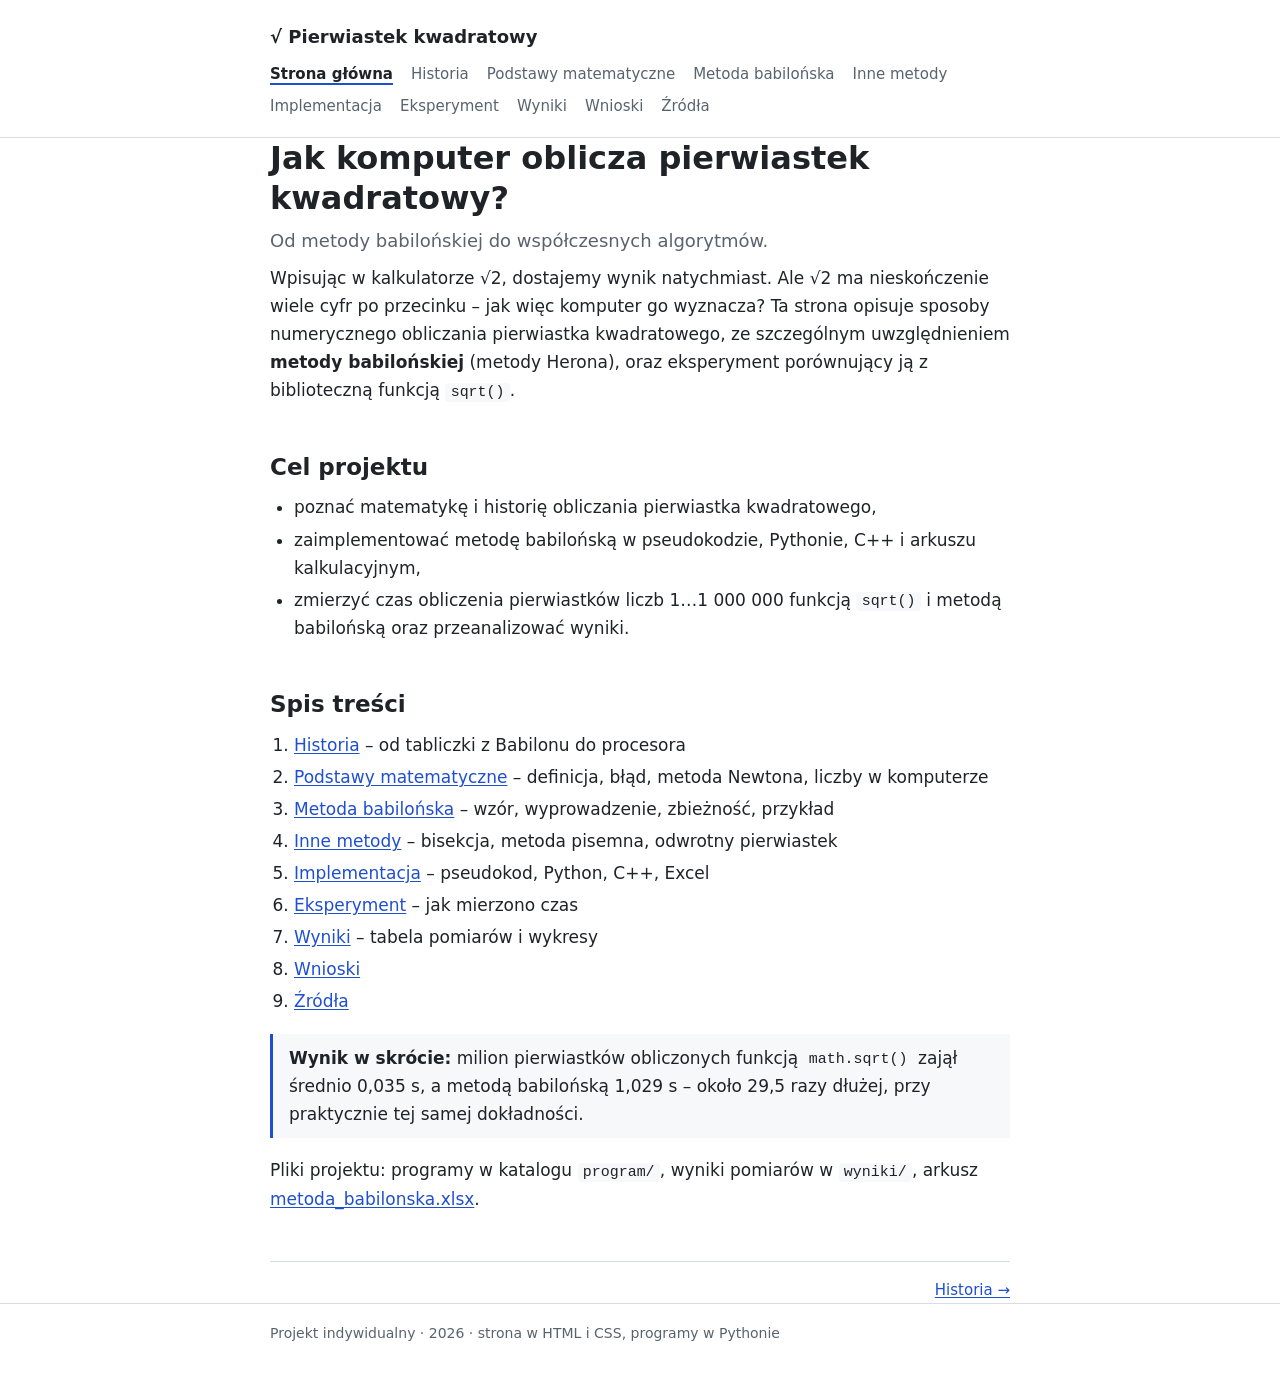
<file: index.html>
<!DOCTYPE html>
<html lang="pl">
<head>
<meta charset="utf-8">
<meta name="viewport" content="width=device-width, initial-scale=1">
<title>Pierwiastek kwadratowy – od metody babilońskiej do współczesnych algorytmów</title>
<meta name="description" content="Jak komputer oblicza pierwiastek kwadratowy – metoda babilońska (Herona), inne algorytmy i eksperyment porównujący ją z funkcją sqrt().">
<link rel="stylesheet" href="css/style.css">
</head>
<body>
<header class="site-header">
<div class="wrap">
<p class="site-title"><a href="index.html">√ Pierwiastek kwadratowy</a></p>
<nav aria-label="Menu"><ul class="nav"><li><a href="index.html" aria-current="page">Strona główna</a></li><li><a href="historia.html">Historia</a></li><li><a href="matematyka.html">Podstawy matematyczne</a></li><li><a href="metoda-babilonska.html">Metoda babilońska</a></li><li><a href="inne-metody.html">Inne metody</a></li><li><a href="implementacja.html">Implementacja</a></li><li><a href="eksperyment.html">Eksperyment</a></li><li><a href="wyniki.html">Wyniki</a></li><li><a href="wnioski.html">Wnioski</a></li><li><a href="zrodla.html">Źródła</a></li></ul></nav>
</div>
</header>
<main class="wrap">
<h1>Jak komputer oblicza pierwiastek kwadratowy?</h1>
<p class="lead">Od metody babilońskiej do współczesnych algorytmów.</p>

<p>Wpisując w kalkulatorze √2, dostajemy wynik natychmiast. Ale √2 ma nieskończenie wiele cyfr po przecinku – jak więc komputer go wyznacza? Ta strona opisuje sposoby numerycznego obliczania pierwiastka kwadratowego, ze szczególnym uwzględnieniem <strong>metody babilońskiej</strong> (metody Herona), oraz eksperyment porównujący ją z biblioteczną funkcją <code>sqrt()</code>.</p>

<h2>Cel projektu</h2>
<ul>
<li>poznać matematykę i historię obliczania pierwiastka kwadratowego,</li>
<li>zaimplementować metodę babilońską w pseudokodzie, Pythonie, C++ i arkuszu kalkulacyjnym,</li>
<li>zmierzyć czas obliczenia pierwiastków liczb 1…1 000 000 funkcją <code>sqrt()</code> i metodą babilońską oraz przeanalizować wyniki.</li>
</ul>

<h2>Spis treści</h2>
<ol>
<li><a href="historia.html">Historia</a> – od tabliczki z Babilonu do procesora</li>
<li><a href="matematyka.html">Podstawy matematyczne</a> – definicja, błąd, metoda Newtona, liczby w komputerze</li>
<li><a href="metoda-babilonska.html">Metoda babilońska</a> – wzór, wyprowadzenie, zbieżność, przykład</li>
<li><a href="inne-metody.html">Inne metody</a> – bisekcja, metoda pisemna, odwrotny pierwiastek</li>
<li><a href="implementacja.html">Implementacja</a> – pseudokod, Python, C++, Excel</li>
<li><a href="eksperyment.html">Eksperyment</a> – jak mierzono czas</li>
<li><a href="wyniki.html">Wyniki</a> – tabela pomiarów i wykresy</li>
<li><a href="wnioski.html">Wnioski</a></li>
<li><a href="zrodla.html">Źródła</a></li>
</ol>

<div class="note"><p><strong>Wynik w skrócie:</strong> milion pierwiastków obliczonych funkcją <code>math.sqrt()</code> zajął średnio 0,035 s, a metodą babilońską 1,029 s – około 29,5 razy dłużej, przy praktycznie tej samej dokładności.</p></div>

<p>Pliki projektu: programy w katalogu <code>program/</code>, wyniki pomiarów w <code>wyniki/</code>, arkusz <a href="excel/metoda_babilonska.xlsx">metoda_babilonska.xlsx</a>.</p>

<nav class="pager" aria-label="Kolejne strony"><a class="next" href="historia.html">Historia →</a></nav>
</main>
<footer class="site-footer"><div class="wrap">Projekt indywidualny · 2026 · strona w HTML i CSS, programy w Pythonie</div></footer>
</body>
</html>
</file>
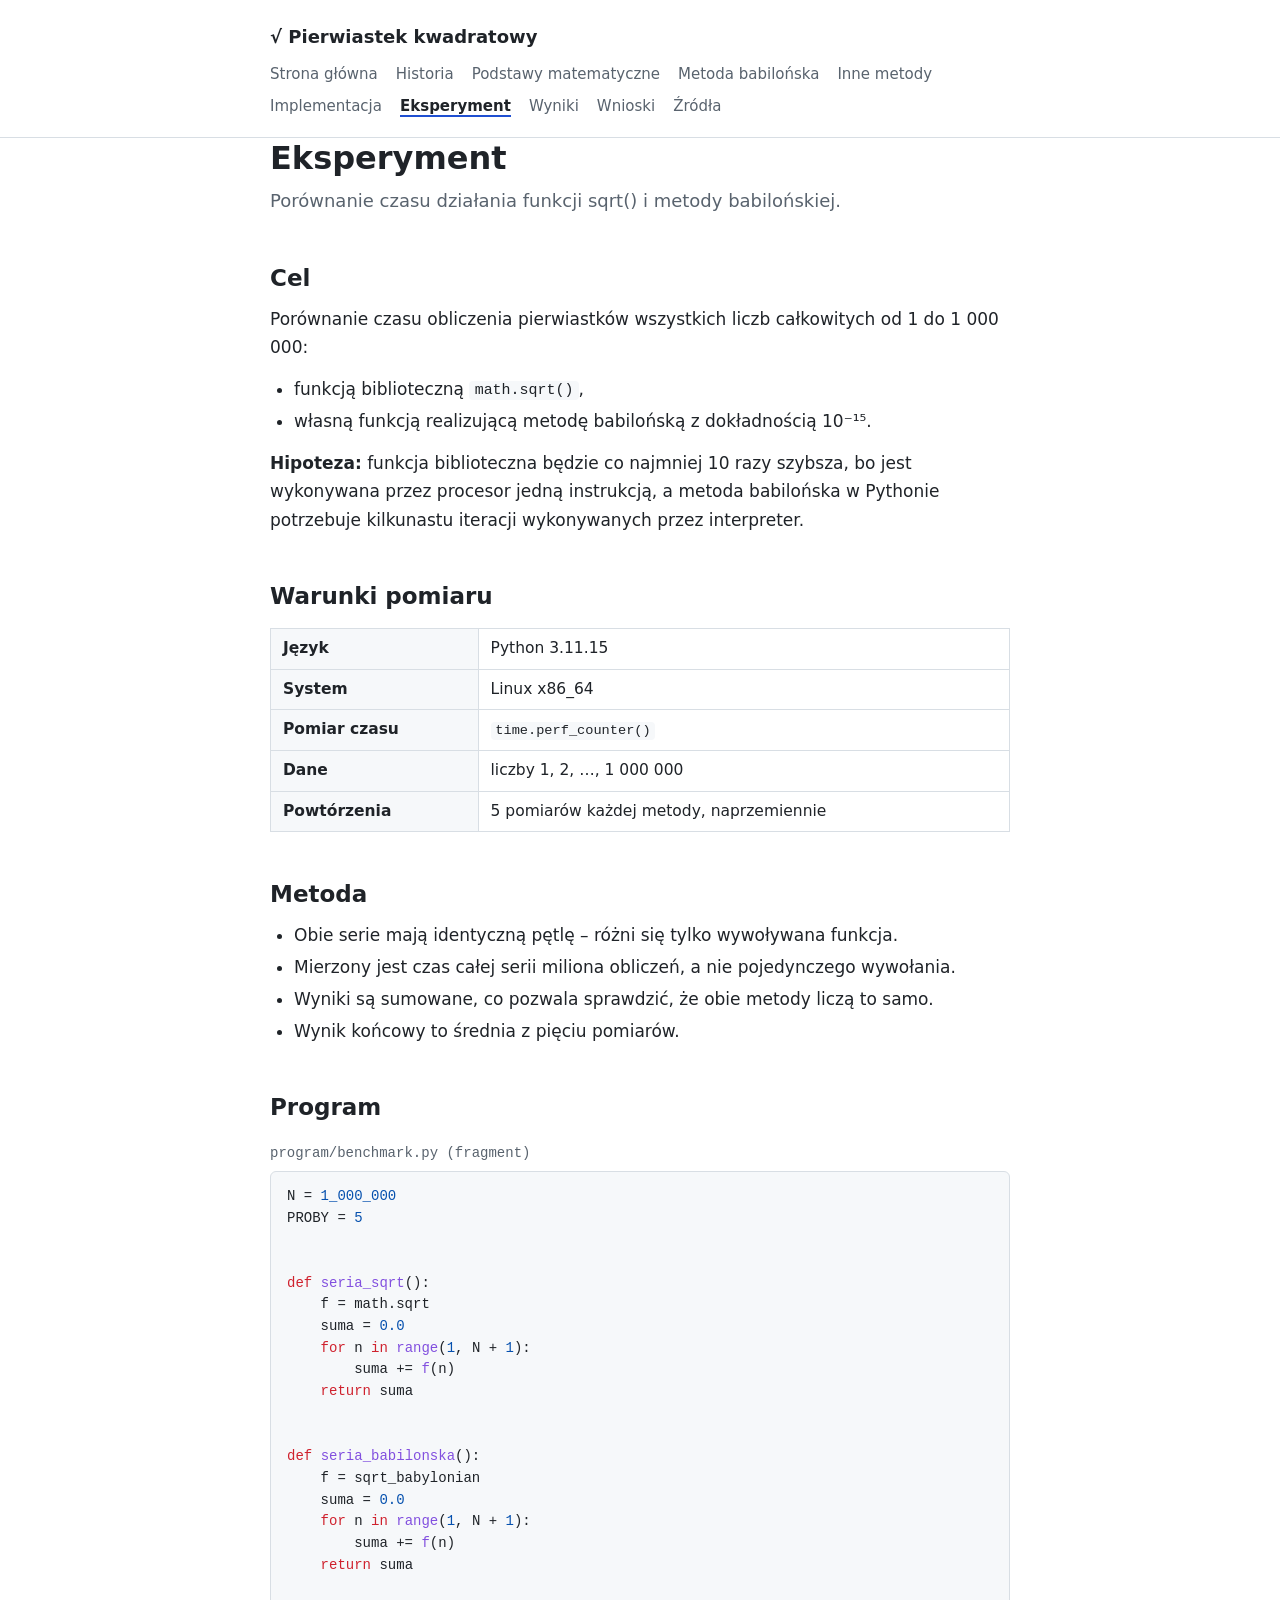
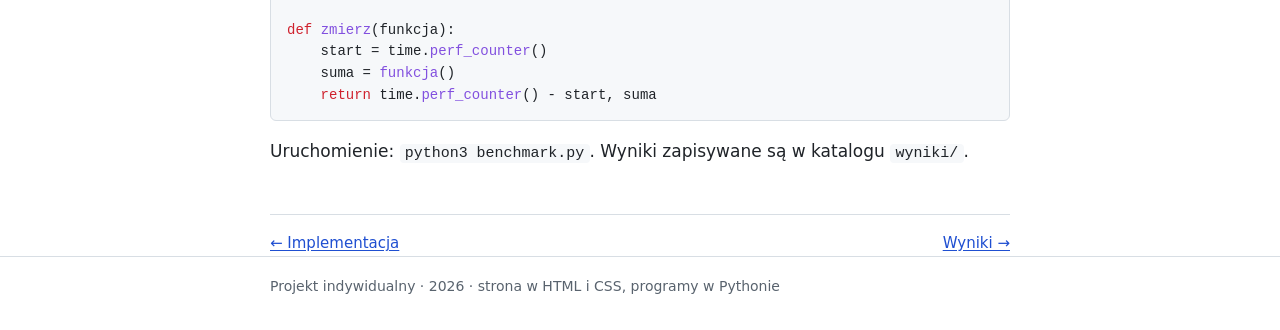
<file: eksperyment.html>
<!DOCTYPE html>
<html lang="pl">
<head>
<meta charset="utf-8">
<meta name="viewport" content="width=device-width, initial-scale=1">
<title>Eksperyment – pierwiastek kwadratowy</title>
<meta name="description" content="Jak komputer oblicza pierwiastek kwadratowy – metoda babilońska (Herona), inne algorytmy i eksperyment porównujący ją z funkcją sqrt().">
<link rel="stylesheet" href="css/style.css">
</head>
<body>
<header class="site-header">
<div class="wrap">
<p class="site-title"><a href="index.html">√ Pierwiastek kwadratowy</a></p>
<nav aria-label="Menu"><ul class="nav"><li><a href="index.html">Strona główna</a></li><li><a href="historia.html">Historia</a></li><li><a href="matematyka.html">Podstawy matematyczne</a></li><li><a href="metoda-babilonska.html">Metoda babilońska</a></li><li><a href="inne-metody.html">Inne metody</a></li><li><a href="implementacja.html">Implementacja</a></li><li><a href="eksperyment.html" aria-current="page">Eksperyment</a></li><li><a href="wyniki.html">Wyniki</a></li><li><a href="wnioski.html">Wnioski</a></li><li><a href="zrodla.html">Źródła</a></li></ul></nav>
</div>
</header>
<main class="wrap">
<h1>Eksperyment</h1>
<p class="lead">Porównanie czasu działania funkcji sqrt() i metody babilońskiej.</p>

<h2>Cel</h2>
<p>Porównanie czasu obliczenia pierwiastków wszystkich liczb całkowitych od 1 do 1 000 000:</p>
<ul>
<li>funkcją biblioteczną <code>math.sqrt()</code>,</li>
<li>własną funkcją realizującą metodę babilońską z dokładnością 10⁻¹⁵.</li>
</ul>
<p><strong>Hipoteza:</strong> funkcja biblioteczna będzie co najmniej 10 razy szybsza, bo jest wykonywana przez procesor jedną instrukcją, a metoda babilońska w Pythonie potrzebuje kilkunastu iteracji wykonywanych przez interpreter.</p>

<h2>Warunki pomiaru</h2>
<div class="table"><table><tbody>
<tr><th>Język</th><td>Python 3.11.15</td></tr>
<tr><th>System</th><td>Linux x86_64</td></tr>
<tr><th>Pomiar czasu</th><td><code>time.perf_counter()</code></td></tr>
<tr><th>Dane</th><td>liczby 1, 2, …, 1 000 000</td></tr>
<tr><th>Powtórzenia</th><td>5 pomiarów każdej metody, naprzemiennie</td></tr>
</tbody></table></div>

<h2>Metoda</h2>
<ul>
<li>Obie serie mają identyczną pętlę – różni się tylko wywoływana funkcja.</li>
<li>Mierzony jest czas całej serii miliona obliczeń, a nie pojedynczego wywołania.</li>
<li>Wyniki są sumowane, co pozwala sprawdzić, że obie metody liczą to samo.</li>
<li>Wynik końcowy to średnia z pięciu pomiarów.</li>
</ul>

<h2>Program</h2>
<p class="code-title">program/benchmark.py (fragment)</p><pre><code>N = <span class="tok-n">1_000_000</span>
PROBY = <span class="tok-n">5</span>


<span class="tok-k">def</span> <span class="tok-f">seria_sqrt</span>():
    f = math.sqrt
    suma = <span class="tok-n">0.0</span>
    <span class="tok-k">for</span> n <span class="tok-k">in</span> <span class="tok-f">range</span>(<span class="tok-n">1</span>, N + <span class="tok-n">1</span>):
        suma += <span class="tok-f">f</span>(n)
    <span class="tok-k">return</span> suma


<span class="tok-k">def</span> <span class="tok-f">seria_babilonska</span>():
    f = sqrt_babylonian
    suma = <span class="tok-n">0.0</span>
    <span class="tok-k">for</span> n <span class="tok-k">in</span> <span class="tok-f">range</span>(<span class="tok-n">1</span>, N + <span class="tok-n">1</span>):
        suma += <span class="tok-f">f</span>(n)
    <span class="tok-k">return</span> suma


<span class="tok-k">def</span> <span class="tok-f">zmierz</span>(funkcja):
    start = time.<span class="tok-f">perf_counter</span>()
    suma = <span class="tok-f">funkcja</span>()
    <span class="tok-k">return</span> time.<span class="tok-f">perf_counter</span>() - start, suma</code></pre>
<p>Uruchomienie: <code>python3 benchmark.py</code>. Wyniki zapisywane są w katalogu <code>wyniki/</code>.</p>

<nav class="pager" aria-label="Kolejne strony"><a class="prev" href="implementacja.html">← Implementacja</a><a class="next" href="wyniki.html">Wyniki →</a></nav>
</main>
<footer class="site-footer"><div class="wrap">Projekt indywidualny · 2026 · strona w HTML i CSS, programy w Pythonie</div></footer>
</body>
</html>
</file>
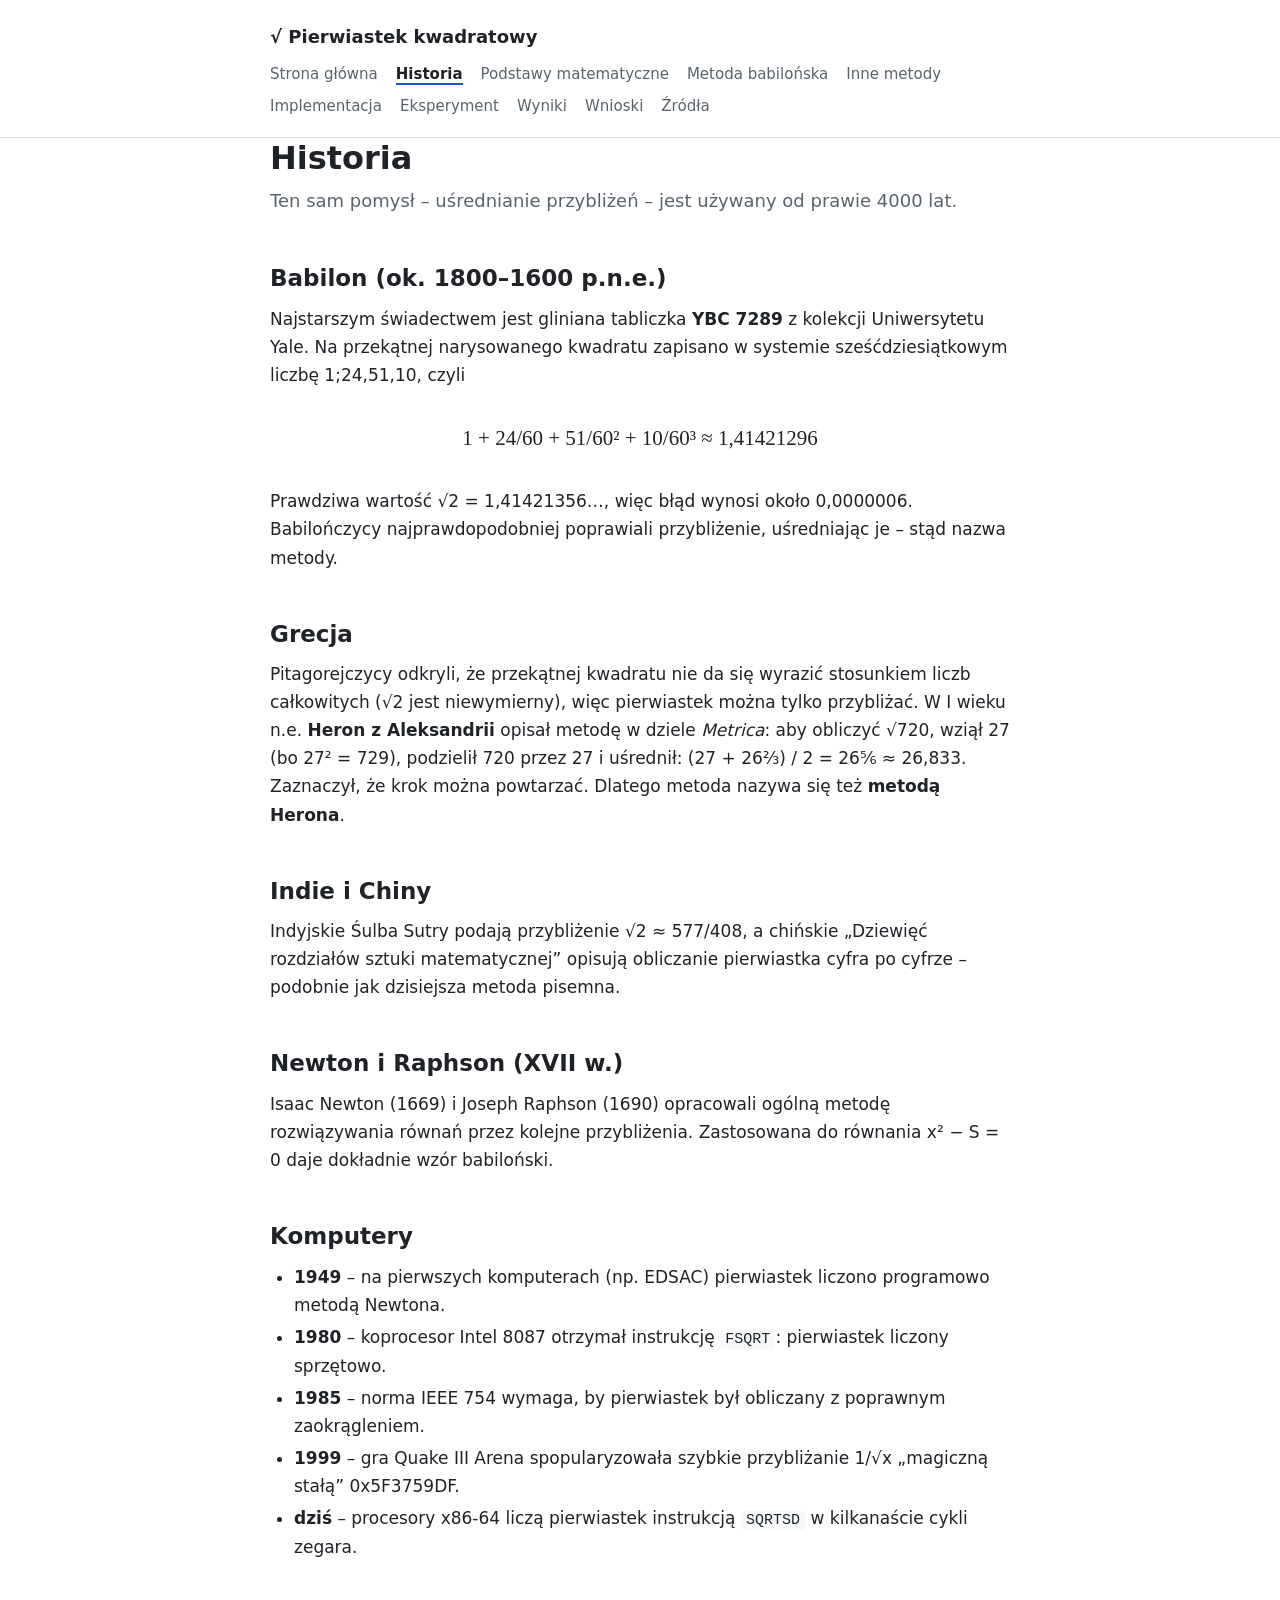
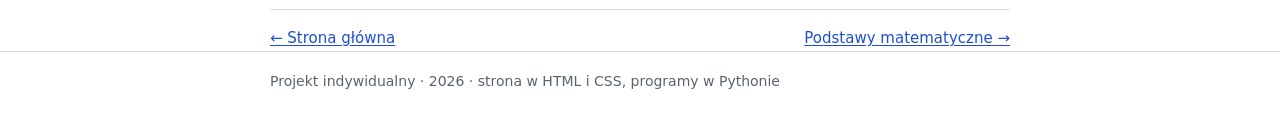
<file: historia.html>
<!DOCTYPE html>
<html lang="pl">
<head>
<meta charset="utf-8">
<meta name="viewport" content="width=device-width, initial-scale=1">
<title>Historia – pierwiastek kwadratowy</title>
<meta name="description" content="Jak komputer oblicza pierwiastek kwadratowy – metoda babilońska (Herona), inne algorytmy i eksperyment porównujący ją z funkcją sqrt().">
<link rel="stylesheet" href="css/style.css">
</head>
<body>
<header class="site-header">
<div class="wrap">
<p class="site-title"><a href="index.html">√ Pierwiastek kwadratowy</a></p>
<nav aria-label="Menu"><ul class="nav"><li><a href="index.html">Strona główna</a></li><li><a href="historia.html" aria-current="page">Historia</a></li><li><a href="matematyka.html">Podstawy matematyczne</a></li><li><a href="metoda-babilonska.html">Metoda babilońska</a></li><li><a href="inne-metody.html">Inne metody</a></li><li><a href="implementacja.html">Implementacja</a></li><li><a href="eksperyment.html">Eksperyment</a></li><li><a href="wyniki.html">Wyniki</a></li><li><a href="wnioski.html">Wnioski</a></li><li><a href="zrodla.html">Źródła</a></li></ul></nav>
</div>
</header>
<main class="wrap">
<h1>Historia</h1>
<p class="lead">Ten sam pomysł – uśrednianie przybliżeń – jest używany od prawie 4000 lat.</p>

<h2>Babilon (ok. 1800–1600 p.n.e.)</h2>
<p>Najstarszym świadectwem jest gliniana tabliczka <strong>YBC 7289</strong> z kolekcji Uniwersytetu Yale. Na przekątnej narysowanego kwadratu zapisano w systemie sześćdziesiątkowym liczbę 1;24,51,10, czyli</p>
<div class="formula">1 + 24/60 + 51/60² + 10/60³ ≈ 1,41421296</div>
<p>Prawdziwa wartość √2 = 1,41421356…, więc błąd wynosi około 0,0000006. Babilończycy najprawdopodobniej poprawiali przybliżenie, uśredniając je – stąd nazwa metody.</p>

<h2>Grecja</h2>
<p>Pitagorejczycy odkryli, że przekątnej kwadratu nie da się wyrazić stosunkiem liczb całkowitych (√2 jest niewymierny), więc pierwiastek można tylko przybliżać. W I wieku n.e. <strong>Heron z Aleksandrii</strong> opisał metodę w dziele <em>Metrica</em>: aby obliczyć √720, wziął 27 (bo 27² = 729), podzielił 720 przez 27 i uśrednił: (27 + 26⅔) / 2 = 26⅚ ≈ 26,833. Zaznaczył, że krok można powtarzać. Dlatego metoda nazywa się też <strong>metodą Herona</strong>.</p>

<h2>Indie i Chiny</h2>
<p>Indyjskie Śulba Sutry podają przybliżenie √2 ≈ 577/408, a chińskie „Dziewięć rozdziałów sztuki matematycznej” opisują obliczanie pierwiastka cyfra po cyfrze – podobnie jak dzisiejsza metoda pisemna.</p>

<h2>Newton i Raphson (XVII w.)</h2>
<p>Isaac Newton (1669) i Joseph Raphson (1690) opracowali ogólną metodę rozwiązywania równań przez kolejne przybliżenia. Zastosowana do równania x² − S = 0 daje dokładnie wzór babiloński.</p>

<h2>Komputery</h2>
<ul>
<li><strong>1949</strong> – na pierwszych komputerach (np. EDSAC) pierwiastek liczono programowo metodą Newtona.</li>
<li><strong>1980</strong> – koprocesor Intel 8087 otrzymał instrukcję <code>FSQRT</code>: pierwiastek liczony sprzętowo.</li>
<li><strong>1985</strong> – norma IEEE 754 wymaga, by pierwiastek był obliczany z poprawnym zaokrągleniem.</li>
<li><strong>1999</strong> – gra Quake III Arena spopularyzowała szybkie przybliżanie 1/√x „magiczną stałą” 0x5F3759DF.</li>
<li><strong>dziś</strong> – procesory x86-64 liczą pierwiastek instrukcją <code>SQRTSD</code> w kilkanaście cykli zegara.</li>
</ul>

<nav class="pager" aria-label="Kolejne strony"><a class="prev" href="index.html">← Strona główna</a><a class="next" href="matematyka.html">Podstawy matematyczne →</a></nav>
</main>
<footer class="site-footer"><div class="wrap">Projekt indywidualny · 2026 · strona w HTML i CSS, programy w Pythonie</div></footer>
</body>
</html>
</file>
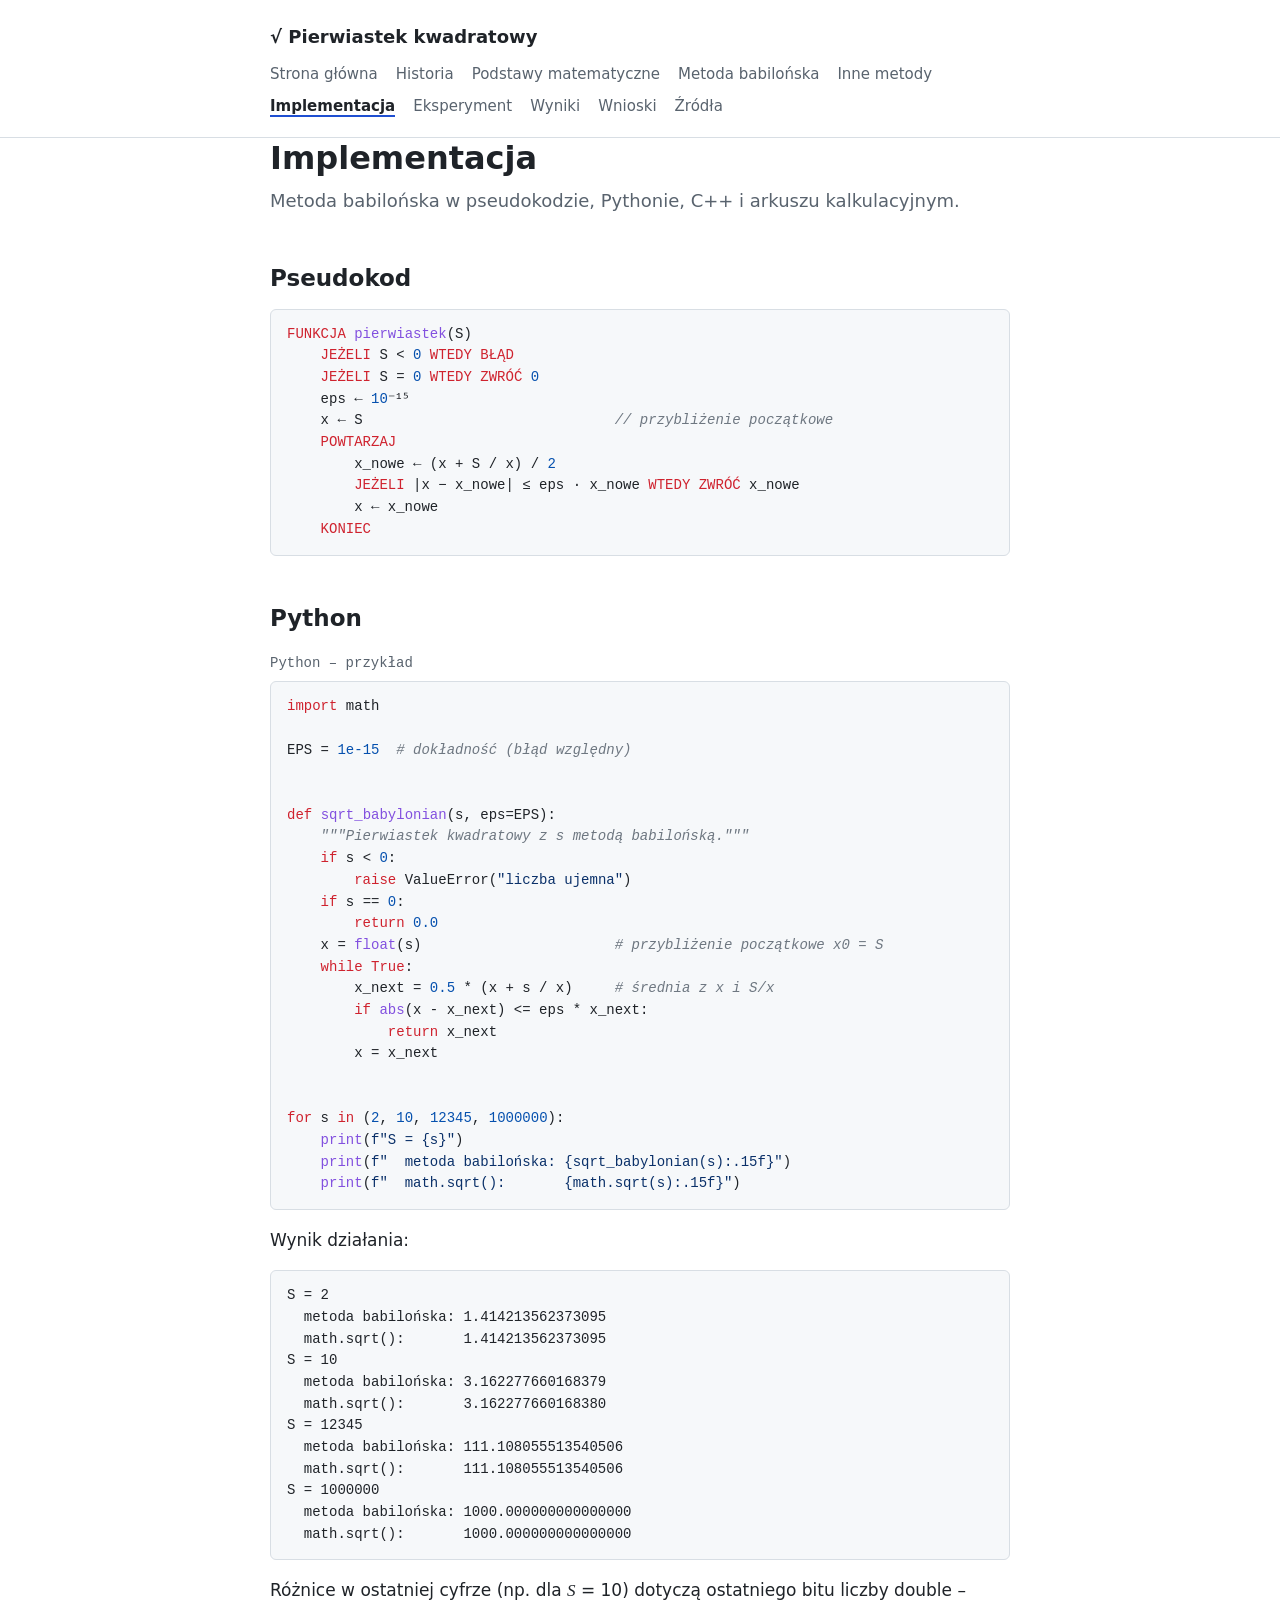
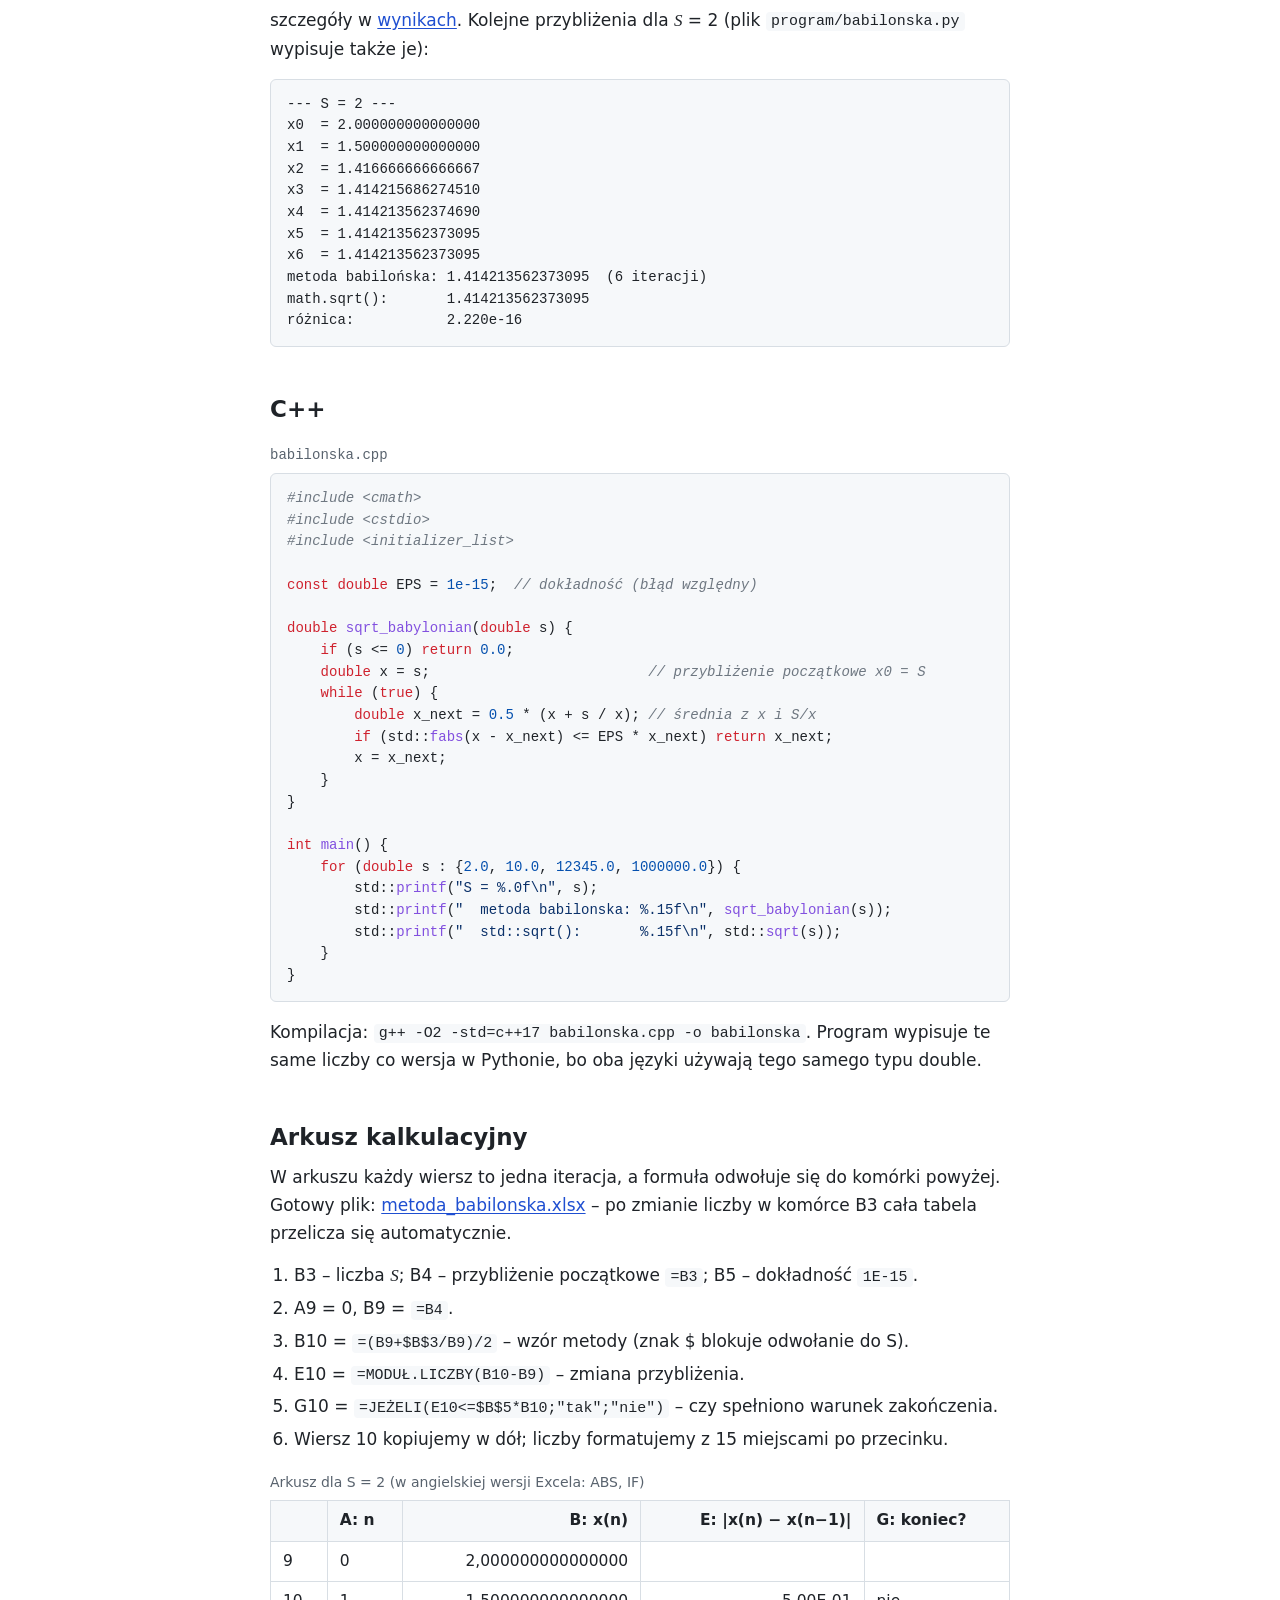
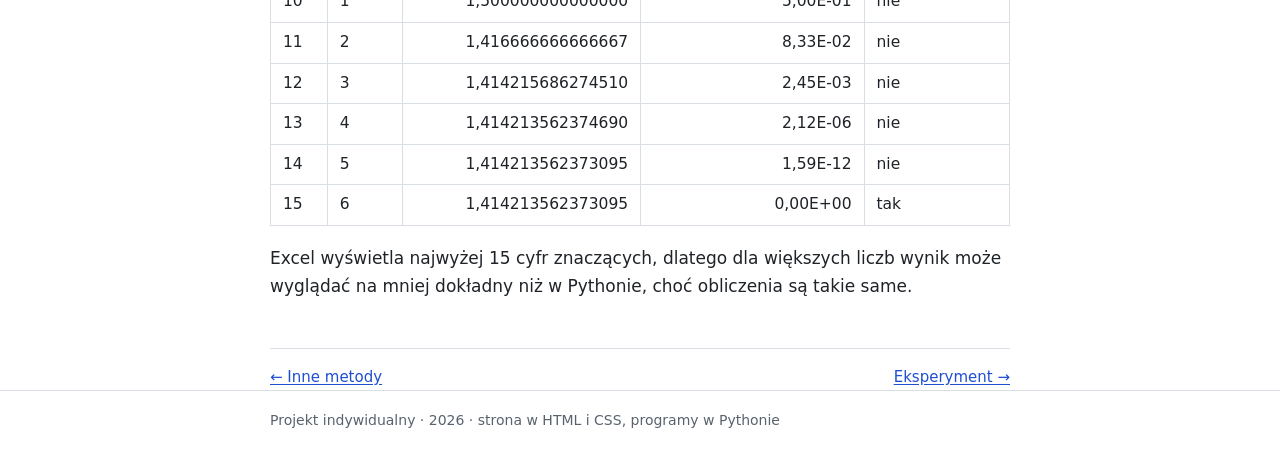
<file: implementacja.html>
<!DOCTYPE html>
<html lang="pl">
<head>
<meta charset="utf-8">
<meta name="viewport" content="width=device-width, initial-scale=1">
<title>Implementacja – pierwiastek kwadratowy</title>
<meta name="description" content="Jak komputer oblicza pierwiastek kwadratowy – metoda babilońska (Herona), inne algorytmy i eksperyment porównujący ją z funkcją sqrt().">
<link rel="stylesheet" href="css/style.css">
</head>
<body>
<header class="site-header">
<div class="wrap">
<p class="site-title"><a href="index.html">√ Pierwiastek kwadratowy</a></p>
<nav aria-label="Menu"><ul class="nav"><li><a href="index.html">Strona główna</a></li><li><a href="historia.html">Historia</a></li><li><a href="matematyka.html">Podstawy matematyczne</a></li><li><a href="metoda-babilonska.html">Metoda babilońska</a></li><li><a href="inne-metody.html">Inne metody</a></li><li><a href="implementacja.html" aria-current="page">Implementacja</a></li><li><a href="eksperyment.html">Eksperyment</a></li><li><a href="wyniki.html">Wyniki</a></li><li><a href="wnioski.html">Wnioski</a></li><li><a href="zrodla.html">Źródła</a></li></ul></nav>
</div>
</header>
<main class="wrap">
<h1>Implementacja</h1>
<p class="lead">Metoda babilońska w pseudokodzie, Pythonie, C++ i arkuszu kalkulacyjnym.</p>

<h2>Pseudokod</h2>
<pre><code><span class="tok-k">FUNKCJA</span> <span class="tok-f">pierwiastek</span>(S)
    <span class="tok-k">JEŻELI</span> S &lt; <span class="tok-n">0</span> <span class="tok-k">WTEDY</span> <span class="tok-k">BŁĄD</span>
    <span class="tok-k">JEŻELI</span> S = <span class="tok-n">0</span> <span class="tok-k">WTEDY</span> <span class="tok-k">ZWRÓĆ</span> <span class="tok-n">0</span>
    eps ← <span class="tok-n">10</span>⁻¹⁵
    x ← S                              <span class="tok-c">// przybliżenie początkowe</span>
    <span class="tok-k">POWTARZAJ</span>
        x_nowe ← (x + S / x) / <span class="tok-n">2</span>
        <span class="tok-k">JEŻELI</span> |x − x_nowe| ≤ eps · x_nowe <span class="tok-k">WTEDY</span> <span class="tok-k">ZWRÓĆ</span> x_nowe
        x ← x_nowe
    <span class="tok-k">KONIEC</span></code></pre>

<h2>Python</h2>
<p class="code-title">Python – przykład</p><pre><code><span class="tok-k">import</span> math

EPS = <span class="tok-n">1e-15</span>  <span class="tok-c"># dokładność (błąd względny)</span>


<span class="tok-k">def</span> <span class="tok-f">sqrt_babylonian</span>(s, eps=EPS):
    <span class="tok-c">&quot;&quot;&quot;Pierwiastek kwadratowy z s metodą babilońską.&quot;&quot;&quot;</span>
    <span class="tok-k">if</span> s &lt; <span class="tok-n">0</span>:
        <span class="tok-k">raise</span> ValueError(<span class="tok-s">&quot;liczba ujemna&quot;</span>)
    <span class="tok-k">if</span> s == <span class="tok-n">0</span>:
        <span class="tok-k">return</span> <span class="tok-n">0.0</span>
    x = <span class="tok-f">float</span>(s)                       <span class="tok-c"># przybliżenie początkowe x0 = S</span>
    <span class="tok-k">while</span> <span class="tok-k">True</span>:
        x_next = <span class="tok-n">0.5</span> * (x + s / x)     <span class="tok-c"># średnia z x i S/x</span>
        <span class="tok-k">if</span> <span class="tok-f">abs</span>(x - x_next) &lt;= eps * x_next:
            <span class="tok-k">return</span> x_next
        x = x_next


<span class="tok-k">for</span> s <span class="tok-k">in</span> (<span class="tok-n">2</span>, <span class="tok-n">10</span>, <span class="tok-n">12345</span>, <span class="tok-n">1000000</span>):
    <span class="tok-f">print</span>(<span class="tok-s">f&quot;S = {s}&quot;</span>)
    <span class="tok-f">print</span>(<span class="tok-s">f&quot;  metoda babilońska: {sqrt_babylonian(s):.15f}&quot;</span>)
    <span class="tok-f">print</span>(<span class="tok-s">f&quot;  math.sqrt():       {math.sqrt(s):.15f}&quot;</span>)</code></pre>
<p>Wynik działania:</p>
<pre><code>S = 2
  metoda babilońska: 1.414213562373095
  math.sqrt():       1.414213562373095
S = 10
  metoda babilońska: 3.162277660168379
  math.sqrt():       3.162277660168380
S = 12345
  metoda babilońska: 111.108055513540506
  math.sqrt():       111.108055513540506
S = 1000000
  metoda babilońska: 1000.000000000000000
  math.sqrt():       1000.000000000000000</code></pre>
<p>Różnice w ostatniej cyfrze (np. dla <span class="m">S</span> = 10) dotyczą ostatniego bitu liczby double – szczegóły w <a href="wyniki.html">wynikach</a>. Kolejne przybliżenia dla <span class="m">S</span> = 2 (plik <code>program/babilonska.py</code> wypisuje także je):</p>
<pre><code>--- S = 2 ---
x0  = 2.000000000000000
x1  = 1.500000000000000
x2  = 1.416666666666667
x3  = 1.414215686274510
x4  = 1.414213562374690
x5  = 1.414213562373095
x6  = 1.414213562373095
metoda babilońska: 1.414213562373095  (6 iteracji)
math.sqrt():       1.414213562373095
różnica:           2.220e-16</code></pre>

<h2>C++</h2>
<p class="code-title">babilonska.cpp</p><pre><code><span class="tok-c">#include &lt;cmath&gt;</span>
<span class="tok-c">#include &lt;cstdio&gt;</span>
<span class="tok-c">#include &lt;initializer_list&gt;</span>

<span class="tok-k">const</span> <span class="tok-k">double</span> EPS = <span class="tok-n">1e-15</span>;  <span class="tok-c">// dokładność (błąd względny)</span>

<span class="tok-k">double</span> <span class="tok-f">sqrt_babylonian</span>(<span class="tok-k">double</span> s) {
    <span class="tok-k">if</span> (s &lt;= <span class="tok-n">0</span>) <span class="tok-k">return</span> <span class="tok-n">0.0</span>;
    <span class="tok-k">double</span> x = s;                          <span class="tok-c">// przybliżenie początkowe x0 = S</span>
    <span class="tok-k">while</span> (<span class="tok-k">true</span>) {
        <span class="tok-k">double</span> x_next = <span class="tok-n">0.5</span> * (x + s / x); <span class="tok-c">// średnia z x i S/x</span>
        <span class="tok-k">if</span> (std::<span class="tok-f">fabs</span>(x - x_next) &lt;= EPS * x_next) <span class="tok-k">return</span> x_next;
        x = x_next;
    }
}

<span class="tok-k">int</span> <span class="tok-f">main</span>() {
    <span class="tok-k">for</span> (<span class="tok-k">double</span> s : {<span class="tok-n">2.0</span>, <span class="tok-n">10.0</span>, <span class="tok-n">12345.0</span>, <span class="tok-n">1000000.0</span>}) {
        std::<span class="tok-f">printf</span>(<span class="tok-s">&quot;S = %.0f\n&quot;</span>, s);
        std::<span class="tok-f">printf</span>(<span class="tok-s">&quot;  metoda babilonska: %.15f\n&quot;</span>, <span class="tok-f">sqrt_babylonian</span>(s));
        std::<span class="tok-f">printf</span>(<span class="tok-s">&quot;  std::sqrt():       %.15f\n&quot;</span>, std::<span class="tok-f">sqrt</span>(s));
    }
}</code></pre>
<p>Kompilacja: <code>g++ -O2 -std=c++17 babilonska.cpp -o babilonska</code>. Program wypisuje te same liczby co wersja w Pythonie, bo oba języki używają tego samego typu double.</p>

<h2>Arkusz kalkulacyjny</h2>
<p>W arkuszu każdy wiersz to jedna iteracja, a formuła odwołuje się do komórki powyżej. Gotowy plik: <a href="excel/metoda_babilonska.xlsx">metoda_babilonska.xlsx</a> – po zmianie liczby w komórce B3 cała tabela przelicza się automatycznie.</p>
<ol>
<li>B3 – liczba <span class="m">S</span>; B4 – przybliżenie początkowe <code>=B3</code>; B5 – dokładność <code>1E-15</code>.</li>
<li>A9 = 0, B9 = <code>=B4</code>.</li>
<li>B10 = <code>=(B9+$B$3/B9)/2</code> – wzór metody (znak $ blokuje odwołanie do S).</li>
<li>E10 = <code>=MODUŁ.LICZBY(B10-B9)</code> – zmiana przybliżenia.</li>
<li>G10 = <code>=JEŻELI(E10&lt;=$B$5*B10;"tak";"nie")</code> – czy spełniono warunek zakończenia.</li>
<li>Wiersz 10 kopiujemy w dół; liczby formatujemy z 15 miejscami po przecinku.</li>
</ol>
<div class="table"><table>
<caption>Arkusz dla S = 2 (w angielskiej wersji Excela: ABS, IF)</caption>
<thead><tr><th></th><th>A: n</th><th class="num">B: x(n)</th><th class="num">E: |x(n) − x(n−1)|</th><th>G: koniec?</th></tr></thead>
<tbody><tr><td>9</td><td>0</td><td class="num">2,000000000000000</td><td class="num"></td><td></td></tr><tr><td>10</td><td>1</td><td class="num">1,500000000000000</td><td class="num">5,00E-01</td><td>nie</td></tr><tr><td>11</td><td>2</td><td class="num">1,416666666666667</td><td class="num">8,33E-02</td><td>nie</td></tr><tr><td>12</td><td>3</td><td class="num">1,414215686274510</td><td class="num">2,45E-03</td><td>nie</td></tr><tr><td>13</td><td>4</td><td class="num">1,414213562374690</td><td class="num">2,12E-06</td><td>nie</td></tr><tr><td>14</td><td>5</td><td class="num">1,414213562373095</td><td class="num">1,59E-12</td><td>nie</td></tr><tr><td>15</td><td>6</td><td class="num">1,414213562373095</td><td class="num">0,00E+00</td><td>tak</td></tr></tbody></table></div>
<p>Excel wyświetla najwyżej 15 cyfr znaczących, dlatego dla większych liczb wynik może wyglądać na mniej dokładny niż w Pythonie, choć obliczenia są takie same.</p>

<nav class="pager" aria-label="Kolejne strony"><a class="prev" href="inne-metody.html">← Inne metody</a><a class="next" href="eksperyment.html">Eksperyment →</a></nav>
</main>
<footer class="site-footer"><div class="wrap">Projekt indywidualny · 2026 · strona w HTML i CSS, programy w Pythonie</div></footer>
</body>
</html>
</file>
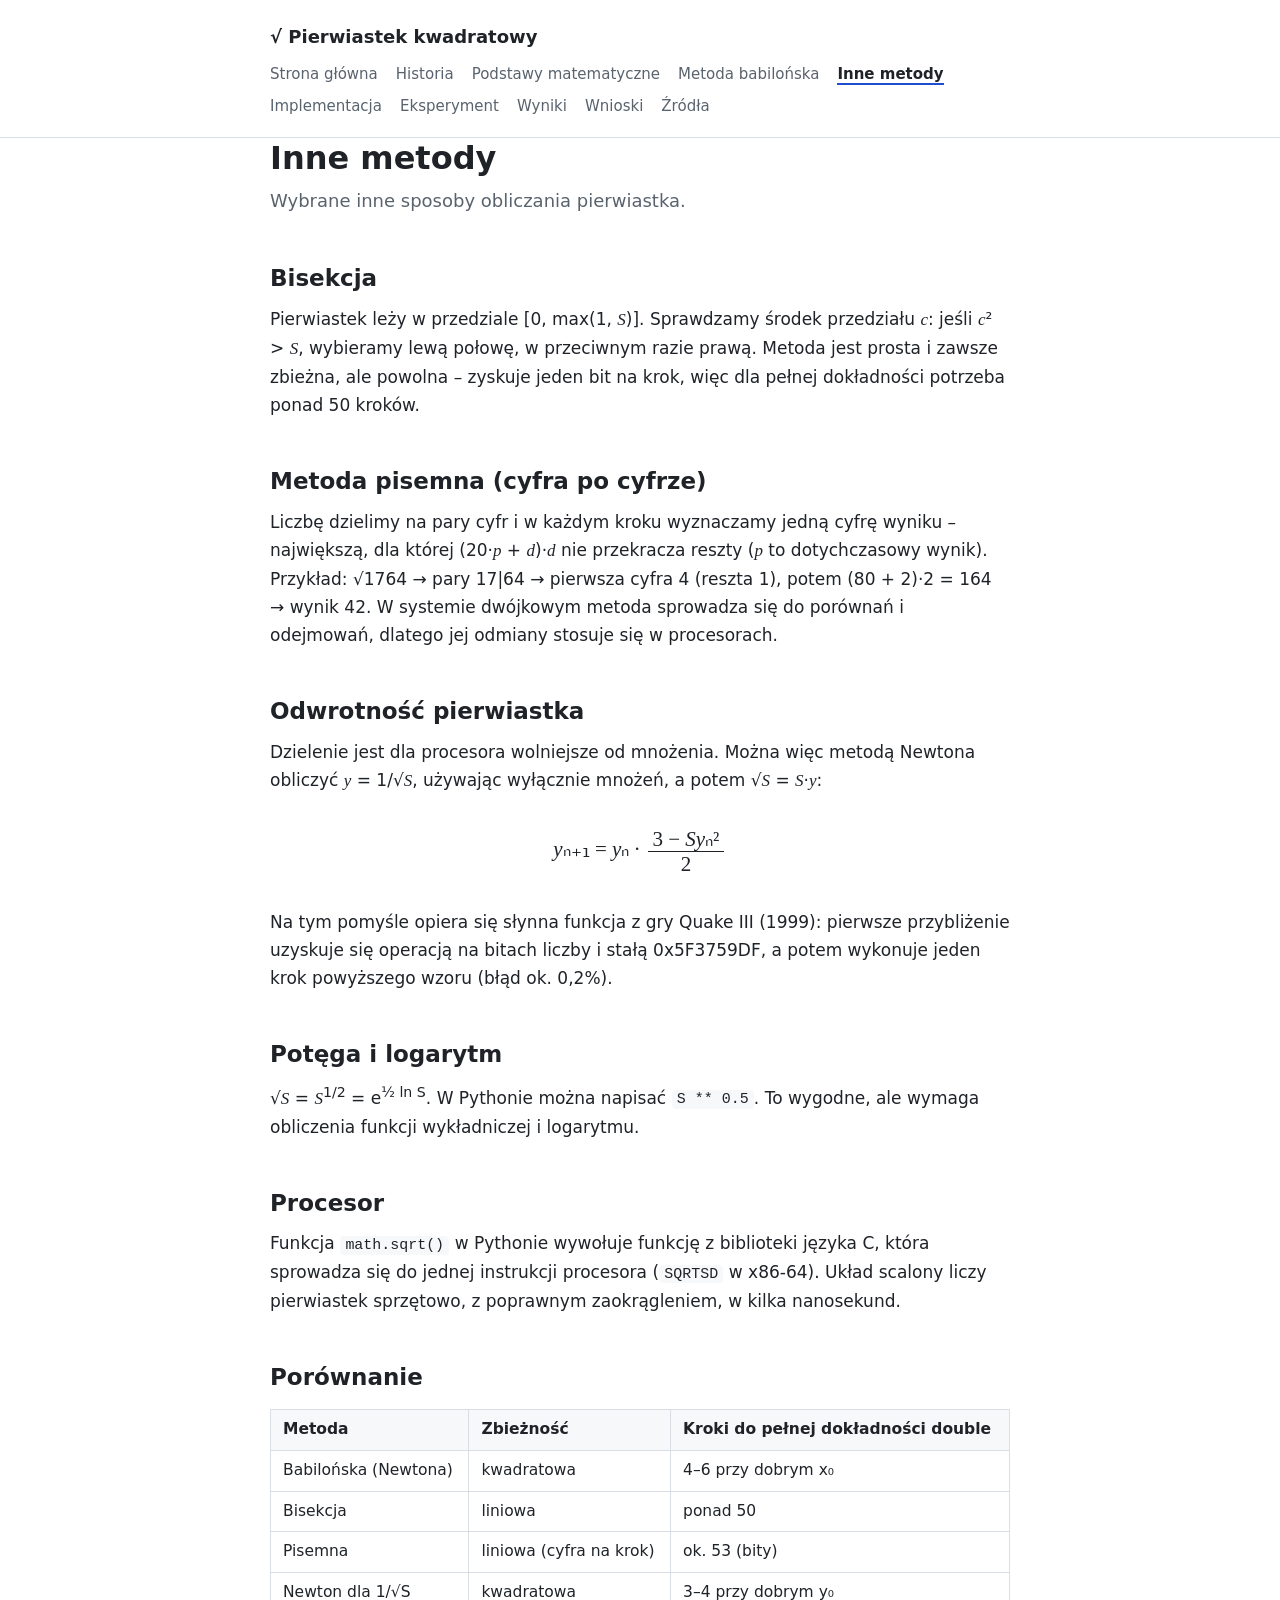
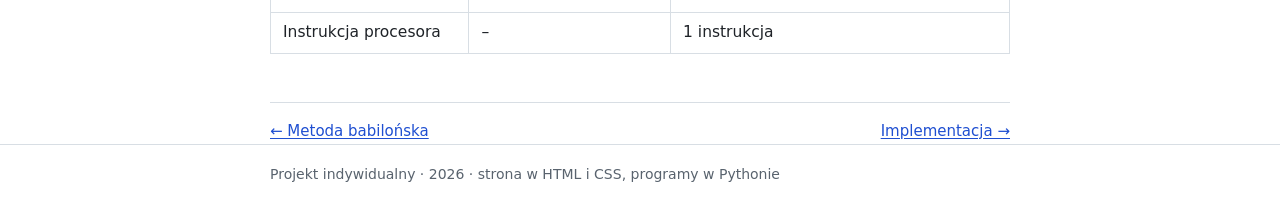
<file: inne-metody.html>
<!DOCTYPE html>
<html lang="pl">
<head>
<meta charset="utf-8">
<meta name="viewport" content="width=device-width, initial-scale=1">
<title>Inne metody – pierwiastek kwadratowy</title>
<meta name="description" content="Jak komputer oblicza pierwiastek kwadratowy – metoda babilońska (Herona), inne algorytmy i eksperyment porównujący ją z funkcją sqrt().">
<link rel="stylesheet" href="css/style.css">
</head>
<body>
<header class="site-header">
<div class="wrap">
<p class="site-title"><a href="index.html">√ Pierwiastek kwadratowy</a></p>
<nav aria-label="Menu"><ul class="nav"><li><a href="index.html">Strona główna</a></li><li><a href="historia.html">Historia</a></li><li><a href="matematyka.html">Podstawy matematyczne</a></li><li><a href="metoda-babilonska.html">Metoda babilońska</a></li><li><a href="inne-metody.html" aria-current="page">Inne metody</a></li><li><a href="implementacja.html">Implementacja</a></li><li><a href="eksperyment.html">Eksperyment</a></li><li><a href="wyniki.html">Wyniki</a></li><li><a href="wnioski.html">Wnioski</a></li><li><a href="zrodla.html">Źródła</a></li></ul></nav>
</div>
</header>
<main class="wrap">
<h1>Inne metody</h1>
<p class="lead">Wybrane inne sposoby obliczania pierwiastka.</p>

<h2>Bisekcja</h2>
<p>Pierwiastek leży w przedziale [0, max(1, <span class="m">S</span>)]. Sprawdzamy środek przedziału <span class="m">c</span>: jeśli <span class="m">c</span>² &gt; <span class="m">S</span>, wybieramy lewą połowę, w przeciwnym razie prawą. Metoda jest prosta i zawsze zbieżna, ale powolna – zyskuje jeden bit na krok, więc dla pełnej dokładności potrzeba ponad 50 kroków.</p>

<h2>Metoda pisemna (cyfra po cyfrze)</h2>
<p>Liczbę dzielimy na pary cyfr i w każdym kroku wyznaczamy jedną cyfrę wyniku – największą, dla której (20·<span class="m">p</span> + <span class="m">d</span>)·<span class="m">d</span> nie przekracza reszty (<span class="m">p</span> to dotychczasowy wynik). Przykład: √1764 → pary 17|64 → pierwsza cyfra 4 (reszta 1), potem (80 + 2)·2 = 164 → wynik 42. W systemie dwójkowym metoda sprowadza się do porównań i odejmowań, dlatego jej odmiany stosuje się w procesorach.</p>

<h2>Odwrotność pierwiastka</h2>
<p>Dzielenie jest dla procesora wolniejsze od mnożenia. Można więc metodą Newtona obliczyć <span class="m">y</span> = 1/√<span class="m">S</span>, używając wyłącznie mnożeń, a potem √<span class="m">S</span> = <span class="m">S</span>·<span class="m">y</span>:</p>
<div class="formula"><span class="m">y</span>ₙ₊₁ = <span class="m">y</span>ₙ · <span class="frac"><span>3 − <span class="m">S</span><span class="m">y</span>ₙ²</span><span>2</span></span></div>
<p>Na tym pomyśle opiera się słynna funkcja z gry Quake III (1999): pierwsze przybliżenie uzyskuje się operacją na bitach liczby i stałą 0x5F3759DF, a potem wykonuje jeden krok powyższego wzoru (błąd ok. 0,2%).</p>

<h2>Potęga i logarytm</h2>
<p>√<span class="m">S</span> = <span class="m">S</span><sup>1/2</sup> = e<sup>½ ln S</sup>. W Pythonie można napisać <code>S ** 0.5</code>. To wygodne, ale wymaga obliczenia funkcji wykładniczej i logarytmu.</p>

<h2>Procesor</h2>
<p>Funkcja <code>math.sqrt()</code> w Pythonie wywołuje funkcję z biblioteki języka C, która sprowadza się do jednej instrukcji procesora (<code>SQRTSD</code> w x86-64). Układ scalony liczy pierwiastek sprzętowo, z poprawnym zaokrągleniem, w kilka nanosekund.</p>

<h2>Porównanie</h2>
<div class="table"><table>
<thead><tr><th>Metoda</th><th>Zbieżność</th><th>Kroki do pełnej dokładności double</th></tr></thead>
<tbody>
<tr><td>Babilońska (Newtona)</td><td>kwadratowa</td><td>4–6 przy dobrym x₀</td></tr>
<tr><td>Bisekcja</td><td>liniowa</td><td>ponad 50</td></tr>
<tr><td>Pisemna</td><td>liniowa (cyfra na krok)</td><td>ok. 53 (bity)</td></tr>
<tr><td>Newton dla 1/√S</td><td>kwadratowa</td><td>3–4 przy dobrym y₀</td></tr>
<tr><td>Instrukcja procesora</td><td>–</td><td>1 instrukcja</td></tr>
</tbody></table></div>

<nav class="pager" aria-label="Kolejne strony"><a class="prev" href="metoda-babilonska.html">← Metoda babilońska</a><a class="next" href="implementacja.html">Implementacja →</a></nav>
</main>
<footer class="site-footer"><div class="wrap">Projekt indywidualny · 2026 · strona w HTML i CSS, programy w Pythonie</div></footer>
</body>
</html>
</file>
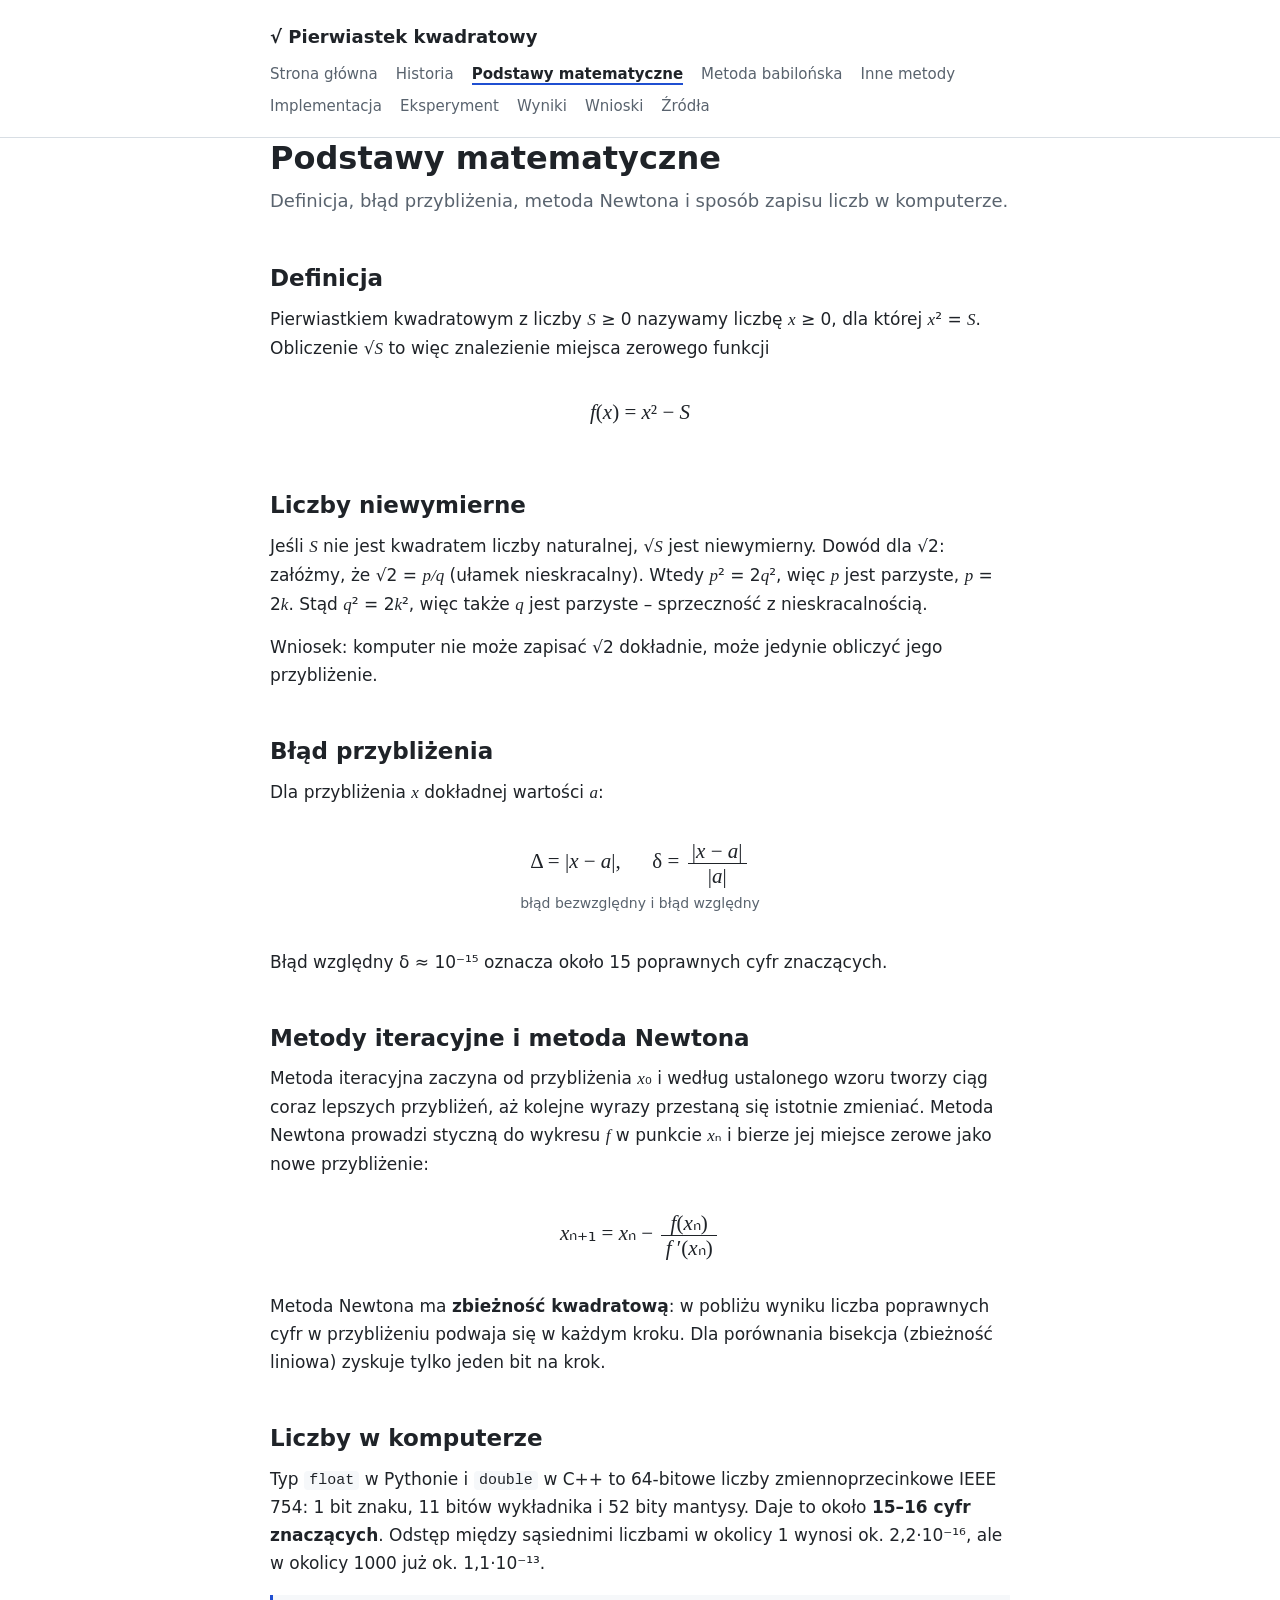
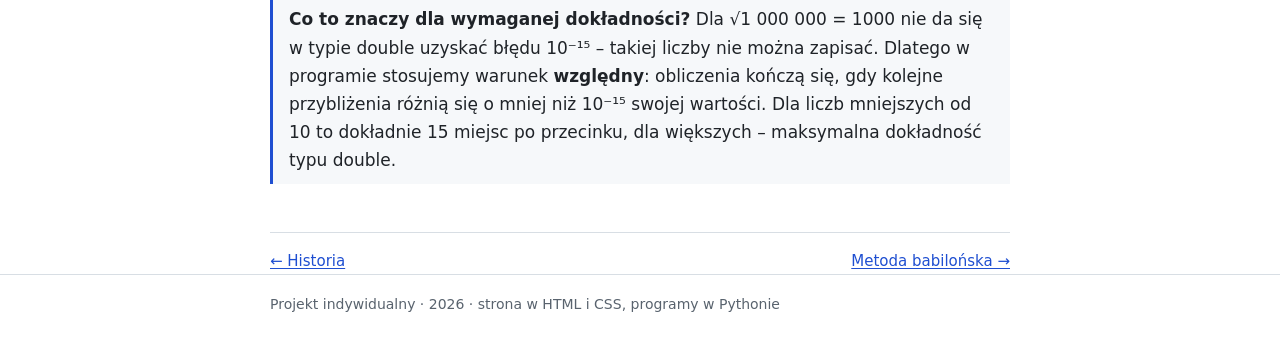
<file: matematyka.html>
<!DOCTYPE html>
<html lang="pl">
<head>
<meta charset="utf-8">
<meta name="viewport" content="width=device-width, initial-scale=1">
<title>Podstawy matematyczne – pierwiastek kwadratowy</title>
<meta name="description" content="Jak komputer oblicza pierwiastek kwadratowy – metoda babilońska (Herona), inne algorytmy i eksperyment porównujący ją z funkcją sqrt().">
<link rel="stylesheet" href="css/style.css">
</head>
<body>
<header class="site-header">
<div class="wrap">
<p class="site-title"><a href="index.html">√ Pierwiastek kwadratowy</a></p>
<nav aria-label="Menu"><ul class="nav"><li><a href="index.html">Strona główna</a></li><li><a href="historia.html">Historia</a></li><li><a href="matematyka.html" aria-current="page">Podstawy matematyczne</a></li><li><a href="metoda-babilonska.html">Metoda babilońska</a></li><li><a href="inne-metody.html">Inne metody</a></li><li><a href="implementacja.html">Implementacja</a></li><li><a href="eksperyment.html">Eksperyment</a></li><li><a href="wyniki.html">Wyniki</a></li><li><a href="wnioski.html">Wnioski</a></li><li><a href="zrodla.html">Źródła</a></li></ul></nav>
</div>
</header>
<main class="wrap">
<h1>Podstawy matematyczne</h1>
<p class="lead">Definicja, błąd przybliżenia, metoda Newtona i sposób zapisu liczb w komputerze.</p>

<h2>Definicja</h2>
<p>Pierwiastkiem kwadratowym z liczby <span class="m">S</span> ≥ 0 nazywamy liczbę <span class="m">x</span> ≥ 0, dla której <span class="m">x</span>² = <span class="m">S</span>. Obliczenie √<span class="m">S</span> to więc znalezienie miejsca zerowego funkcji</p>
<div class="formula"><span class="m">f</span>(<span class="m">x</span>) = <span class="m">x</span>² − <span class="m">S</span></div>

<h2>Liczby niewymierne</h2>
<p>Jeśli <span class="m">S</span> nie jest kwadratem liczby naturalnej, √<span class="m">S</span> jest niewymierny. Dowód dla √2: załóżmy, że √2 = <span class="m">p/q</span> (ułamek nieskracalny). Wtedy <span class="m">p</span>² = 2<span class="m">q</span>², więc <span class="m">p</span> jest parzyste, <span class="m">p</span> = 2<span class="m">k</span>. Stąd <span class="m">q</span>² = 2<span class="m">k</span>², więc także <span class="m">q</span> jest parzyste – sprzeczność z nieskracalnością.</p>
<p>Wniosek: komputer nie może zapisać √2 dokładnie, może jedynie obliczyć jego przybliżenie.</p>

<h2>Błąd przybliżenia</h2>
<p>Dla przybliżenia <span class="m">x</span> dokładnej wartości <span class="m">a</span>:</p>
<div class="formula">Δ = |<span class="m">x</span> − <span class="m">a</span>|, &emsp; δ = <span class="frac"><span>|<span class="m">x</span> − <span class="m">a</span>|</span><span>|<span class="m">a</span>|</span></span><small>błąd bezwzględny i błąd względny</small></div>
<p>Błąd względny δ ≈ 10⁻¹⁵ oznacza około 15 poprawnych cyfr znaczących.</p>

<h2>Metody iteracyjne i metoda Newtona</h2>
<p>Metoda iteracyjna zaczyna od przybliżenia <span class="m">x</span>₀ i według ustalonego wzoru tworzy ciąg coraz lepszych przybliżeń, aż kolejne wyrazy przestaną się istotnie zmieniać. Metoda Newtona prowadzi styczną do wykresu <span class="m">f</span> w punkcie <span class="m">x</span>ₙ i bierze jej miejsce zerowe jako nowe przybliżenie:</p>
<div class="formula"><span class="m">x</span>ₙ₊₁ = <span class="m">x</span>ₙ − <span class="frac"><span><span class="m">f</span>(<span class="m">x</span>ₙ)</span><span><span class="m">f</span> ′(<span class="m">x</span>ₙ)</span></span></div>
<p>Metoda Newtona ma <strong>zbieżność kwadratową</strong>: w pobliżu wyniku liczba poprawnych cyfr w przybliżeniu podwaja się w każdym kroku. Dla porównania bisekcja (zbieżność liniowa) zyskuje tylko jeden bit na krok.</p>

<h2>Liczby w komputerze</h2>
<p>Typ <code>float</code> w Pythonie i <code>double</code> w C++ to 64-bitowe liczby zmiennoprzecinkowe IEEE 754: 1 bit znaku, 11 bitów wykładnika i 52 bity mantysy. Daje to około <strong>15–16 cyfr znaczących</strong>. Odstęp między sąsiednimi liczbami w okolicy 1 wynosi ok. 2,2·10⁻¹⁶, ale w okolicy 1000 już ok. 1,1·10⁻¹³.</p>
<div class="note"><p><strong>Co to znaczy dla wymaganej dokładności?</strong> Dla √1 000 000 = 1000 nie da się w typie double uzyskać błędu 10⁻¹⁵ – takiej liczby nie można zapisać. Dlatego w programie stosujemy warunek <strong>względny</strong>: obliczenia kończą się, gdy kolejne przybliżenia różnią się o mniej niż 10⁻¹⁵ swojej wartości. Dla liczb mniejszych od 10 to dokładnie 15 miejsc po przecinku, dla większych – maksymalna dokładność typu double.</p></div>

<nav class="pager" aria-label="Kolejne strony"><a class="prev" href="historia.html">← Historia</a><a class="next" href="metoda-babilonska.html">Metoda babilońska →</a></nav>
</main>
<footer class="site-footer"><div class="wrap">Projekt indywidualny · 2026 · strona w HTML i CSS, programy w Pythonie</div></footer>
</body>
</html>
</file>
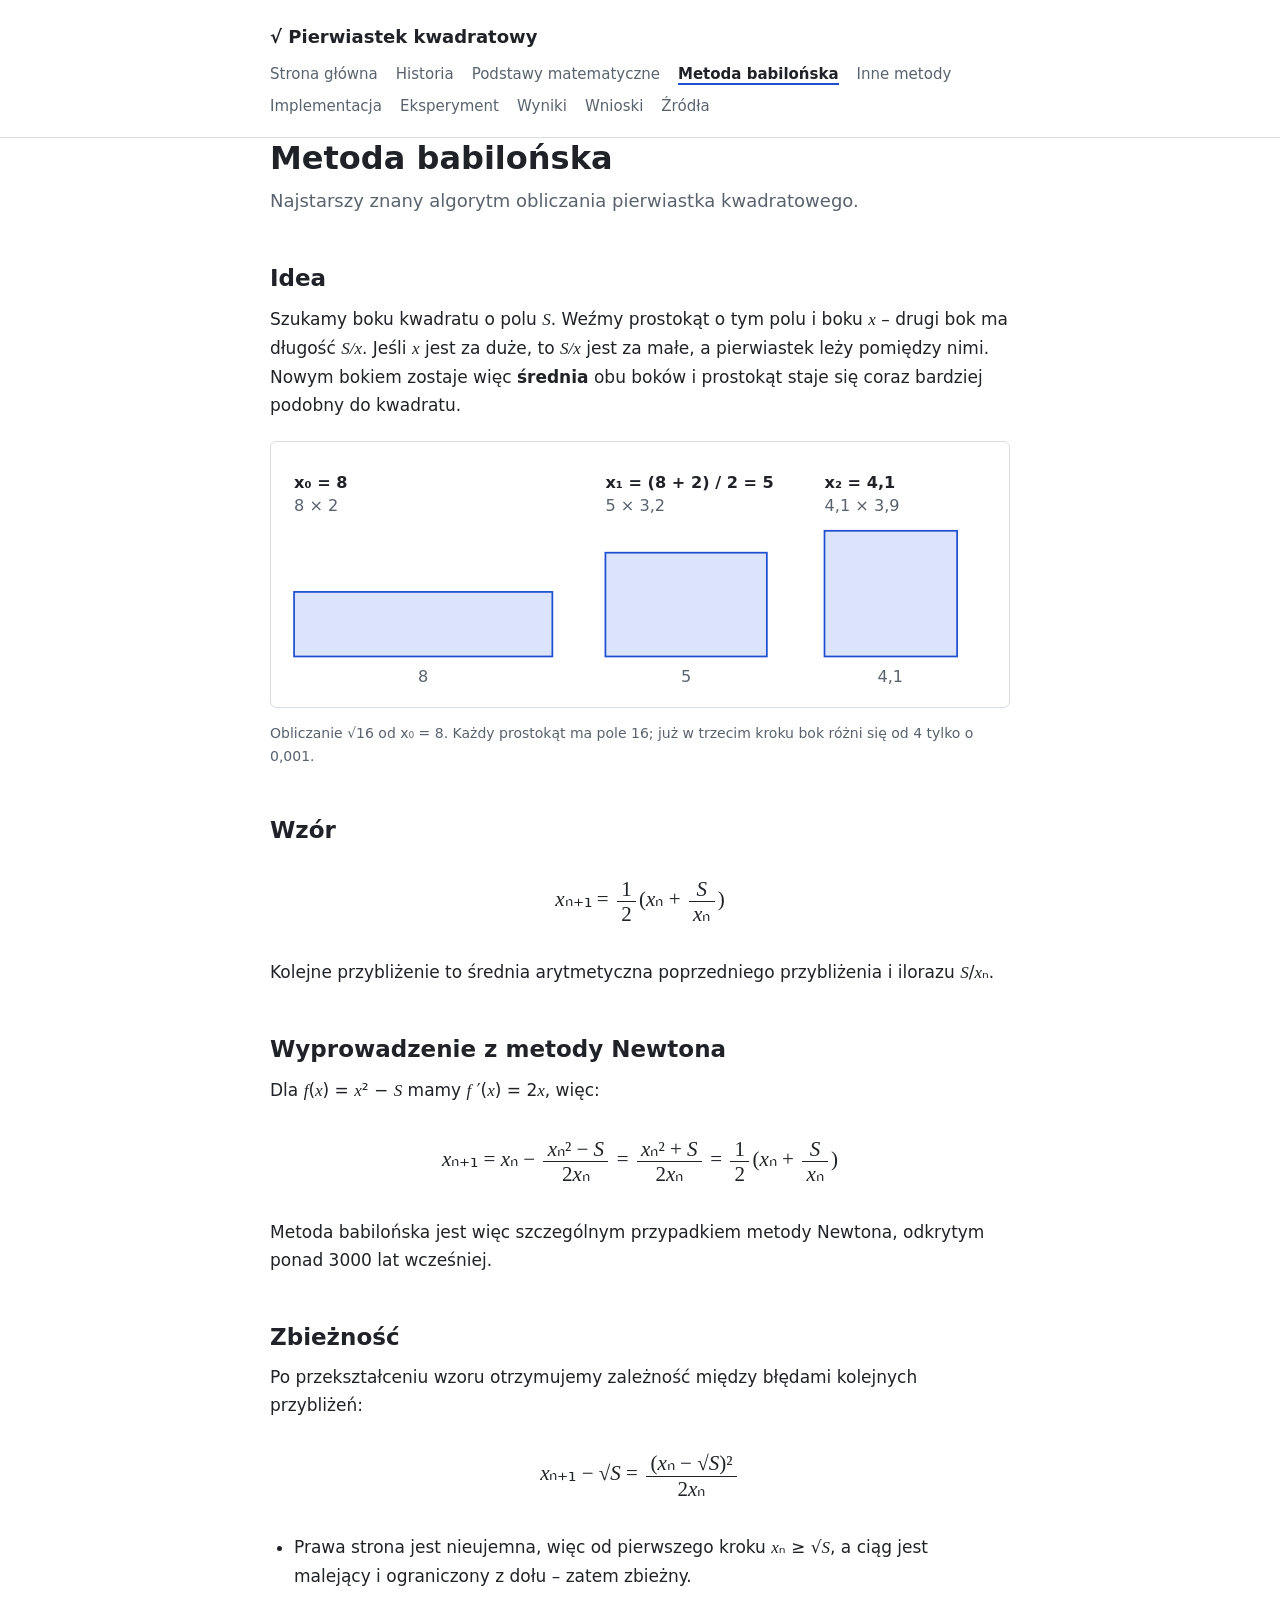
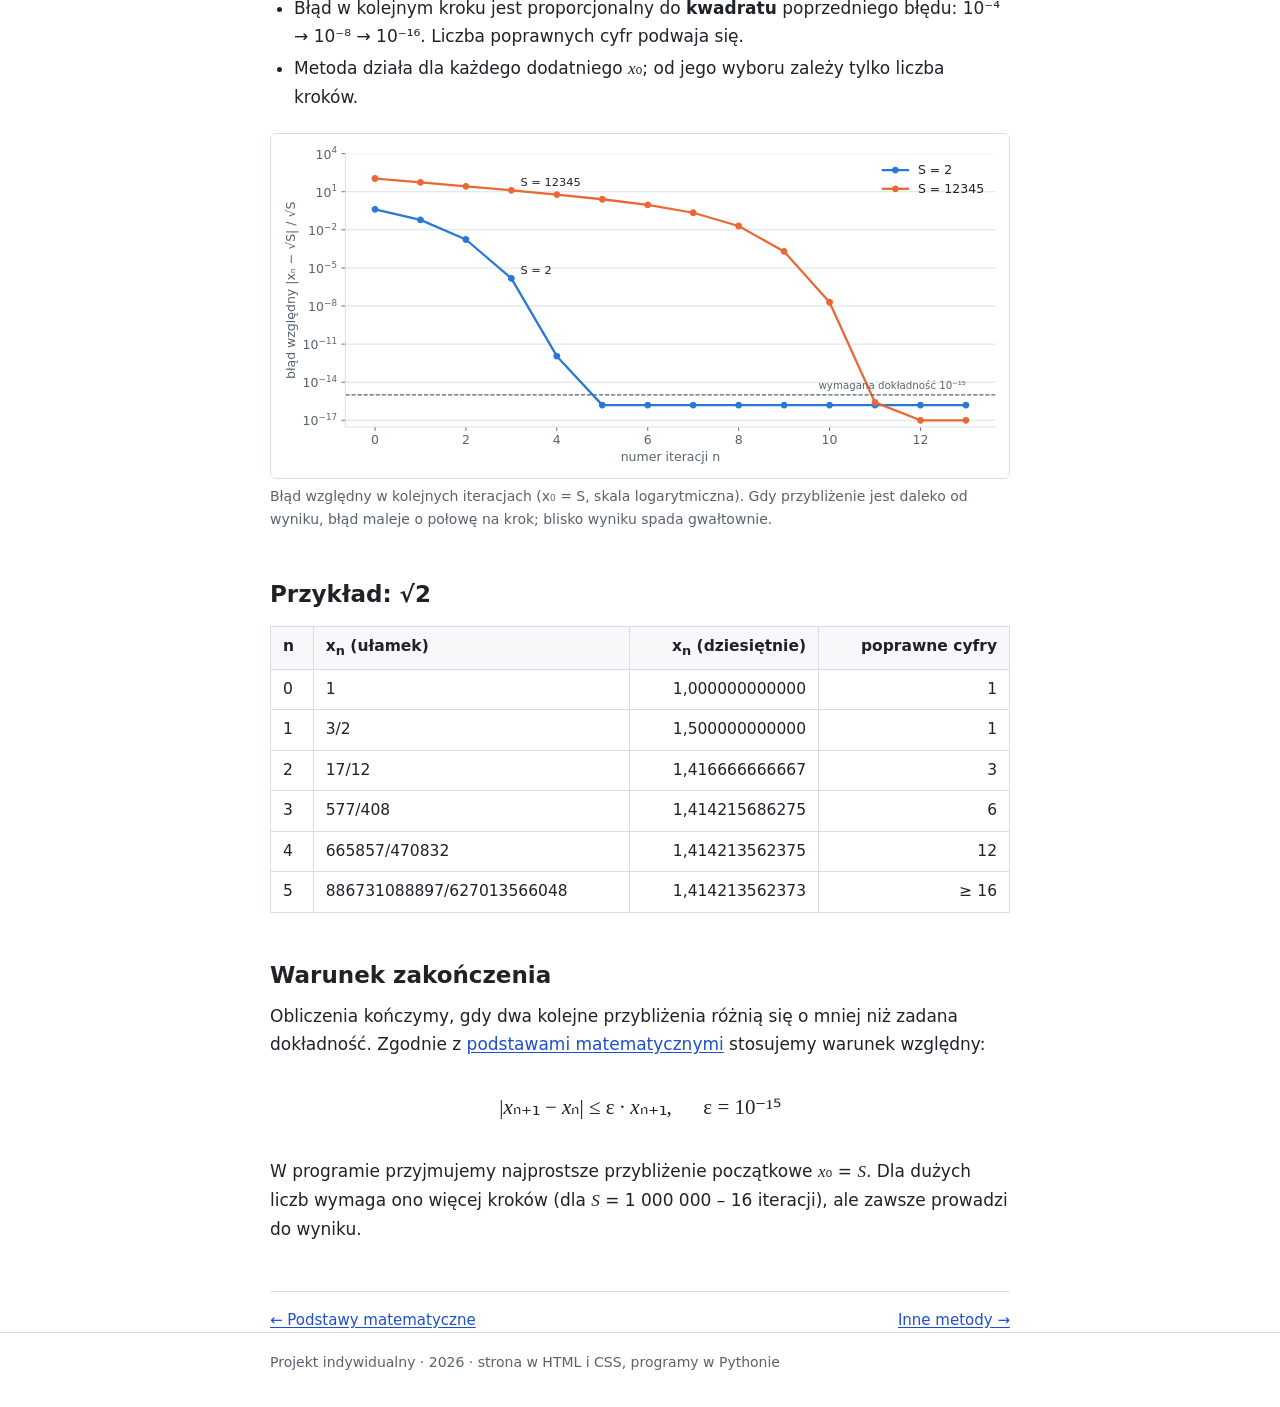
<file: metoda-babilonska.html>
<!DOCTYPE html>
<html lang="pl">
<head>
<meta charset="utf-8">
<meta name="viewport" content="width=device-width, initial-scale=1">
<title>Metoda babilońska – pierwiastek kwadratowy</title>
<meta name="description" content="Jak komputer oblicza pierwiastek kwadratowy – metoda babilońska (Herona), inne algorytmy i eksperyment porównujący ją z funkcją sqrt().">
<link rel="stylesheet" href="css/style.css">
</head>
<body>
<header class="site-header">
<div class="wrap">
<p class="site-title"><a href="index.html">√ Pierwiastek kwadratowy</a></p>
<nav aria-label="Menu"><ul class="nav"><li><a href="index.html">Strona główna</a></li><li><a href="historia.html">Historia</a></li><li><a href="matematyka.html">Podstawy matematyczne</a></li><li><a href="metoda-babilonska.html" aria-current="page">Metoda babilońska</a></li><li><a href="inne-metody.html">Inne metody</a></li><li><a href="implementacja.html">Implementacja</a></li><li><a href="eksperyment.html">Eksperyment</a></li><li><a href="wyniki.html">Wyniki</a></li><li><a href="wnioski.html">Wnioski</a></li><li><a href="zrodla.html">Źródła</a></li></ul></nav>
</div>
</header>
<main class="wrap">
<h1>Metoda babilońska</h1>
<p class="lead">Najstarszy znany algorytm obliczania pierwiastka kwadratowego.</p>

<h2>Idea</h2>
<p>Szukamy boku kwadratu o polu <span class="m">S</span>. Weźmy prostokąt o tym polu i boku <span class="m">x</span> – drugi bok ma długość <span class="m">S/x</span>. Jeśli <span class="m">x</span> jest za duże, to <span class="m">S/x</span> jest za małe, a pierwiastek leży pomiędzy nimi. Nowym bokiem zostaje więc <strong>średnia</strong> obu boków i prostokąt staje się coraz bardziej podobny do kwadratu.</p>
<figure>
<svg viewBox="0 0 640 230" role="img" aria-label="Prostokąty o polu 16: 8 na 2, 5 na 3,2 oraz 4,1 na 3,9">
<g font-family="system-ui, sans-serif" font-size="14" fill="#1f2328">
<rect x="20" y="130" width="224" height="56" fill="#dbe4fb" stroke="#1f4fd1" stroke-width="1.5"/>
<text x="20" y="40" font-weight="600">x₀ = 8</text><text x="20" y="60" fill="#59636e">8 × 2</text>
<rect x="290" y="96" width="140" height="90" fill="#dbe4fb" stroke="#1f4fd1" stroke-width="1.5"/>
<text x="290" y="40" font-weight="600">x₁ = (8 + 2) / 2 = 5</text><text x="290" y="60" fill="#59636e">5 × 3,2</text>
<rect x="480" y="77" width="115" height="109" fill="#dbe4fb" stroke="#1f4fd1" stroke-width="1.5"/>
<text x="480" y="40" font-weight="600">x₂ = 4,1</text><text x="480" y="60" fill="#59636e">4,1 × 3,9</text>
<text x="132" y="208" text-anchor="middle" fill="#59636e">8</text>
<text x="360" y="208" text-anchor="middle" fill="#59636e">5</text>
<text x="537" y="208" text-anchor="middle" fill="#59636e">4,1</text>
</g>
</svg>
<figcaption>Obliczanie √16 od x₀ = 8. Każdy prostokąt ma pole 16; już w trzecim kroku bok różni się od 4 tylko o 0,001.</figcaption>
</figure>

<h2>Wzór</h2>
<div class="formula"><span class="m">x</span>ₙ₊₁ = <span class="frac"><span>1</span><span>2</span></span>(<span class="m">x</span>ₙ + <span class="frac"><span class="m">S</span><span><span class="m">x</span>ₙ</span></span>)</div>
<p>Kolejne przybliżenie to średnia arytmetyczna poprzedniego przybliżenia i ilorazu <span class="m">S</span>/<span class="m">x</span>ₙ.</p>

<h2>Wyprowadzenie z metody Newtona</h2>
<p>Dla <span class="m">f</span>(<span class="m">x</span>) = <span class="m">x</span>² − <span class="m">S</span> mamy <span class="m">f</span> ′(<span class="m">x</span>) = 2<span class="m">x</span>, więc:</p>
<div class="formula"><span class="m">x</span>ₙ₊₁ = <span class="m">x</span>ₙ − <span class="frac"><span><span class="m">x</span>ₙ² − <span class="m">S</span></span><span>2<span class="m">x</span>ₙ</span></span> = <span class="frac"><span><span class="m">x</span>ₙ² + <span class="m">S</span></span><span>2<span class="m">x</span>ₙ</span></span> = <span class="frac"><span>1</span><span>2</span></span>(<span class="m">x</span>ₙ + <span class="frac"><span class="m">S</span><span><span class="m">x</span>ₙ</span></span>)</div>
<p>Metoda babilońska jest więc szczególnym przypadkiem metody Newtona, odkrytym ponad 3000 lat wcześniej.</p>

<h2>Zbieżność</h2>
<p>Po przekształceniu wzoru otrzymujemy zależność między błędami kolejnych przybliżeń:</p>
<div class="formula"><span class="m">x</span>ₙ₊₁ − √<span class="m">S</span> = <span class="frac"><span>(<span class="m">x</span>ₙ − √<span class="m">S</span>)²</span><span>2<span class="m">x</span>ₙ</span></span></div>
<ul>
<li>Prawa strona jest nieujemna, więc od pierwszego kroku <span class="m">x</span>ₙ ≥ √<span class="m">S</span>, a ciąg jest malejący i ograniczony z dołu – zatem zbieżny.</li>
<li>Błąd w kolejnym kroku jest proporcjonalny do <strong>kwadratu</strong> poprzedniego błędu: 10⁻⁴ → 10⁻⁸ → 10⁻¹⁶. Liczba poprawnych cyfr podwaja się.</li>
<li>Metoda działa dla każdego dodatniego <span class="m">x</span>₀; od jego wyboru zależy tylko liczba kroków.</li>
</ul>
<figure class="chart">
<img src="img/wykres_zbieznosc.svg" alt="Błąd względny w kolejnych iteracjach dla S = 2 i S = 12345 w skali logarytmicznej" width="900" height="420" loading="lazy">
<figcaption>Błąd względny w kolejnych iteracjach (x₀ = S, skala logarytmiczna). Gdy przybliżenie jest daleko od wyniku, błąd maleje o połowę na krok; blisko wyniku spada gwałtownie.</figcaption>
</figure>

<h2>Przykład: √2</h2>
<div class="table"><table>
<thead><tr><th>n</th><th>x<sub>n</sub> (ułamek)</th><th class="num">x<sub>n</sub> (dziesiętnie)</th><th class="num">poprawne cyfry</th></tr></thead>
<tbody>
<tr><td>0</td><td>1</td><td class="num">1,000000000000</td><td class="num">1</td></tr>
<tr><td>1</td><td>3/2</td><td class="num">1,500000000000</td><td class="num">1</td></tr>
<tr><td>2</td><td>17/12</td><td class="num">1,416666666667</td><td class="num">3</td></tr>
<tr><td>3</td><td>577/408</td><td class="num">1,414215686275</td><td class="num">6</td></tr>
<tr><td>4</td><td>665857/470832</td><td class="num">1,414213562375</td><td class="num">12</td></tr>
<tr><td>5</td><td>886731088897/627013566048</td><td class="num">1,414213562373</td><td class="num">≥ 16</td></tr>
</tbody></table></div>

<h2>Warunek zakończenia</h2>
<p>Obliczenia kończymy, gdy dwa kolejne przybliżenia różnią się o mniej niż zadana dokładność. Zgodnie z <a href="matematyka.html">podstawami matematycznymi</a> stosujemy warunek względny:</p>
<div class="formula">|<span class="m">x</span>ₙ₊₁ − <span class="m">x</span>ₙ| ≤ ε · <span class="m">x</span>ₙ₊₁, &emsp; ε = 10⁻¹⁵</div>
<p>W programie przyjmujemy najprostsze przybliżenie początkowe <span class="m">x</span>₀ = <span class="m">S</span>. Dla dużych liczb wymaga ono więcej kroków (dla <span class="m">S</span> = 1 000 000 – 16 iteracji), ale zawsze prowadzi do wyniku.</p>

<nav class="pager" aria-label="Kolejne strony"><a class="prev" href="matematyka.html">← Podstawy matematyczne</a><a class="next" href="inne-metody.html">Inne metody →</a></nav>
</main>
<footer class="site-footer"><div class="wrap">Projekt indywidualny · 2026 · strona w HTML i CSS, programy w Pythonie</div></footer>
</body>
</html>
</file>
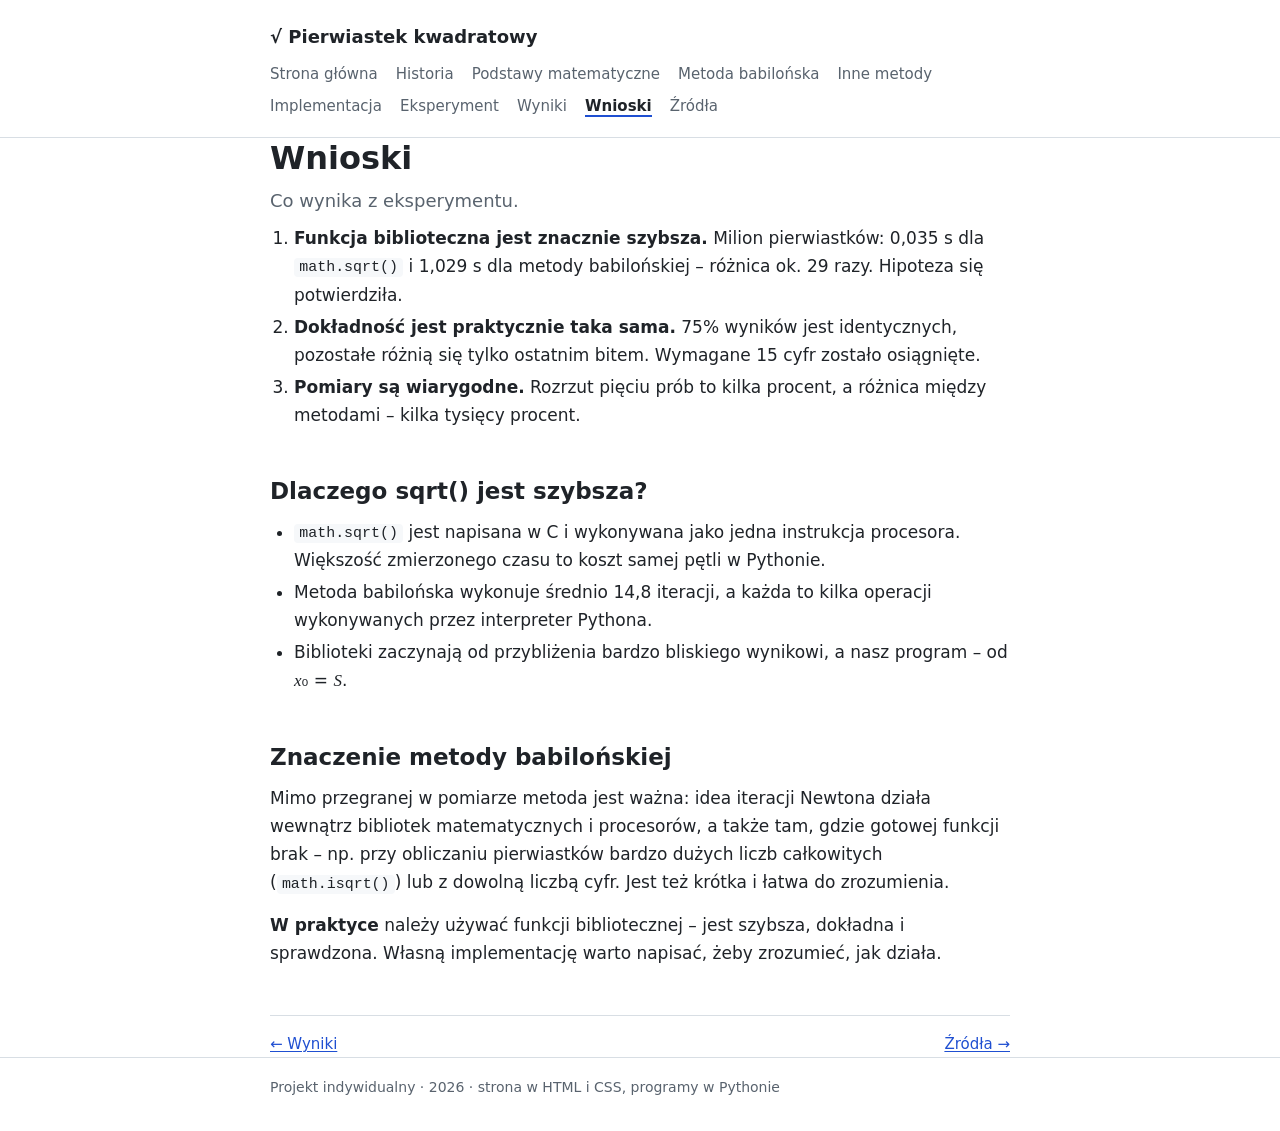
<file: wnioski.html>
<!DOCTYPE html>
<html lang="pl">
<head>
<meta charset="utf-8">
<meta name="viewport" content="width=device-width, initial-scale=1">
<title>Wnioski – pierwiastek kwadratowy</title>
<meta name="description" content="Jak komputer oblicza pierwiastek kwadratowy – metoda babilońska (Herona), inne algorytmy i eksperyment porównujący ją z funkcją sqrt().">
<link rel="stylesheet" href="css/style.css">
</head>
<body>
<header class="site-header">
<div class="wrap">
<p class="site-title"><a href="index.html">√ Pierwiastek kwadratowy</a></p>
<nav aria-label="Menu"><ul class="nav"><li><a href="index.html">Strona główna</a></li><li><a href="historia.html">Historia</a></li><li><a href="matematyka.html">Podstawy matematyczne</a></li><li><a href="metoda-babilonska.html">Metoda babilońska</a></li><li><a href="inne-metody.html">Inne metody</a></li><li><a href="implementacja.html">Implementacja</a></li><li><a href="eksperyment.html">Eksperyment</a></li><li><a href="wyniki.html">Wyniki</a></li><li><a href="wnioski.html" aria-current="page">Wnioski</a></li><li><a href="zrodla.html">Źródła</a></li></ul></nav>
</div>
</header>
<main class="wrap">
<h1>Wnioski</h1>
<p class="lead">Co wynika z eksperymentu.</p>

<ol>
<li><strong>Funkcja biblioteczna jest znacznie szybsza.</strong> Milion pierwiastków: 0,035 s dla <code>math.sqrt()</code> i 1,029 s dla metody babilońskiej – różnica ok. 29 razy. Hipoteza się potwierdziła.</li>
<li><strong>Dokładność jest praktycznie taka sama.</strong> 75% wyników jest identycznych, pozostałe różnią się tylko ostatnim bitem. Wymagane 15 cyfr zostało osiągnięte.</li>
<li><strong>Pomiary są wiarygodne.</strong> Rozrzut pięciu prób to kilka procent, a różnica między metodami – kilka tysięcy procent.</li>
</ol>

<h2>Dlaczego sqrt() jest szybsza?</h2>
<ul>
<li><code>math.sqrt()</code> jest napisana w C i wykonywana jako jedna instrukcja procesora. Większość zmierzonego czasu to koszt samej pętli w Pythonie.</li>
<li>Metoda babilońska wykonuje średnio 14,8 iteracji, a każda to kilka operacji wykonywanych przez interpreter Pythona.</li>
<li>Biblioteki zaczynają od przybliżenia bardzo bliskiego wynikowi, a nasz program – od <span class="m">x</span>₀ = <span class="m">S</span>.</li>
</ul>

<h2>Znaczenie metody babilońskiej</h2>
<p>Mimo przegranej w pomiarze metoda jest ważna: idea iteracji Newtona działa wewnątrz bibliotek matematycznych i procesorów, a także tam, gdzie gotowej funkcji brak – np. przy obliczaniu pierwiastków bardzo dużych liczb całkowitych (<code>math.isqrt()</code>) lub z dowolną liczbą cyfr. Jest też krótka i łatwa do zrozumienia.</p>
<p><strong>W praktyce</strong> należy używać funkcji bibliotecznej – jest szybsza, dokładna i sprawdzona. Własną implementację warto napisać, żeby zrozumieć, jak działa.</p>

<nav class="pager" aria-label="Kolejne strony"><a class="prev" href="wyniki.html">← Wyniki</a><a class="next" href="zrodla.html">Źródła →</a></nav>
</main>
<footer class="site-footer"><div class="wrap">Projekt indywidualny · 2026 · strona w HTML i CSS, programy w Pythonie</div></footer>
</body>
</html>
</file>
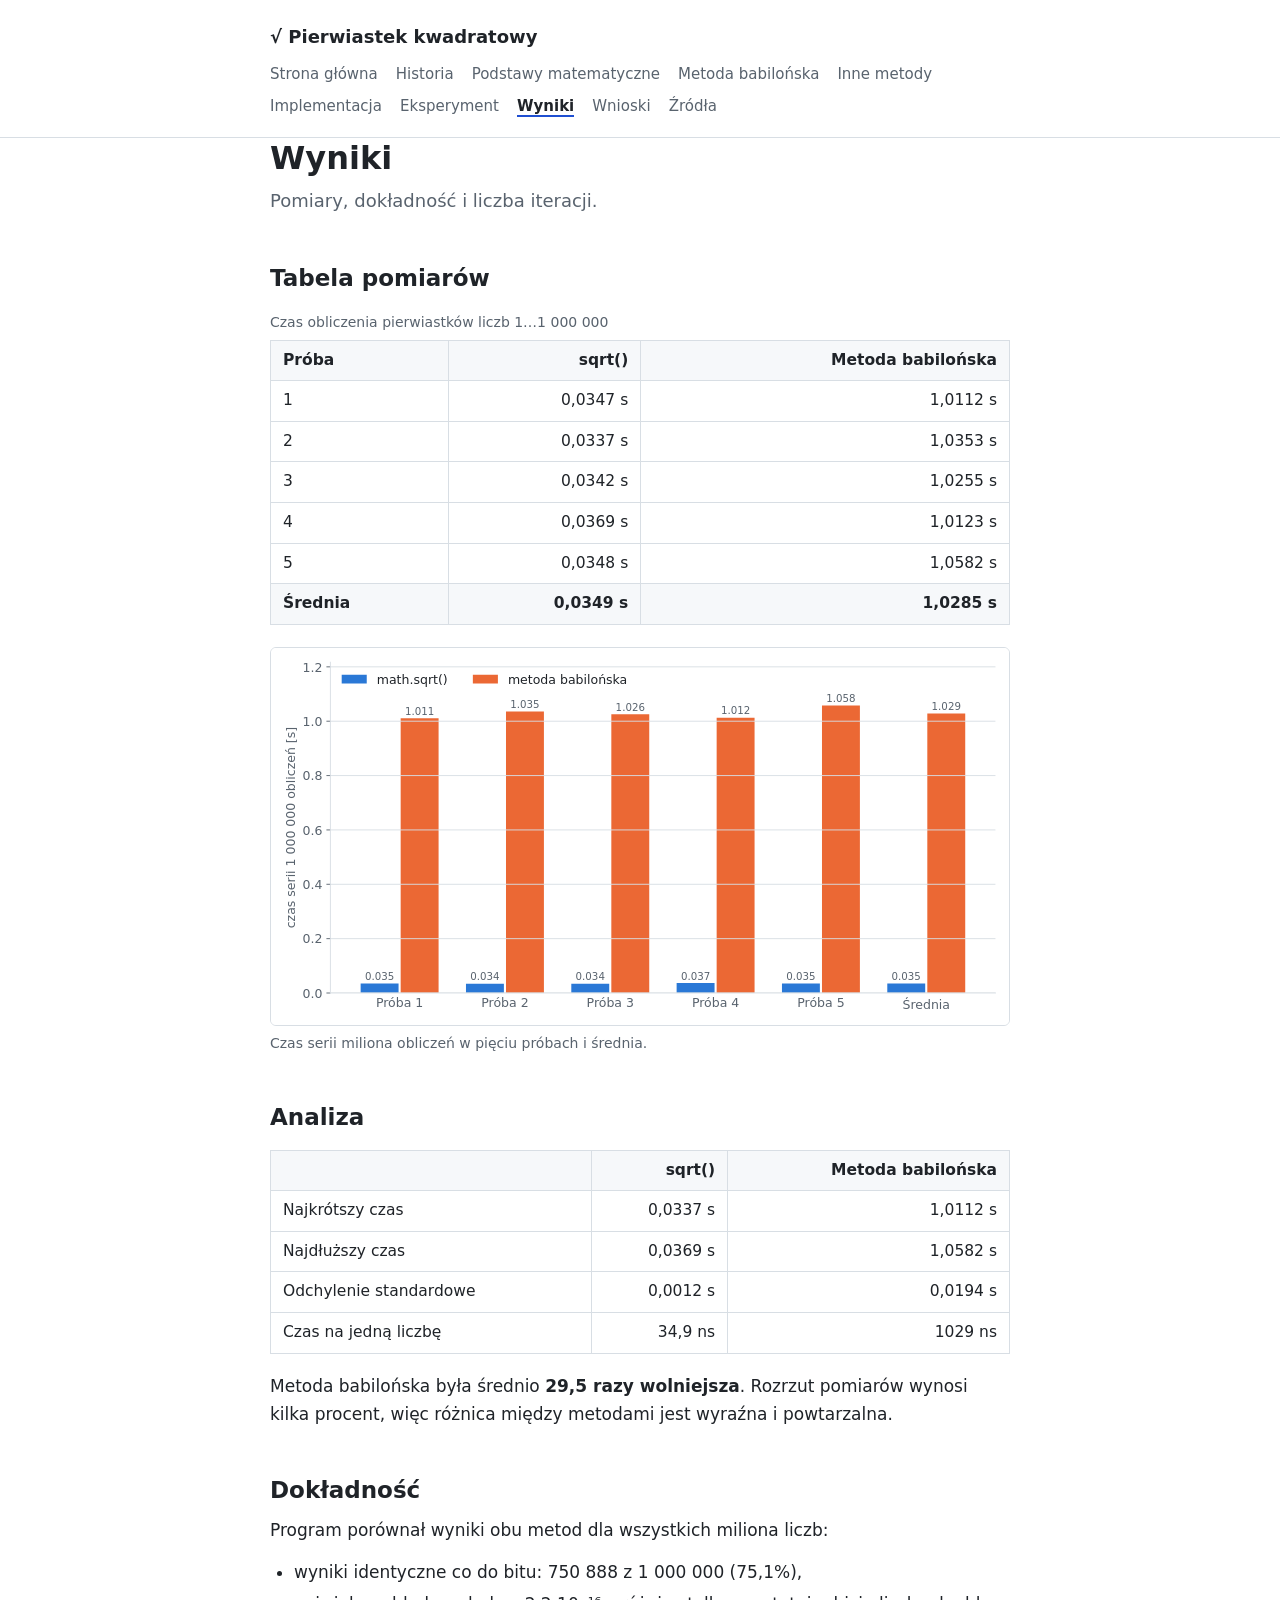
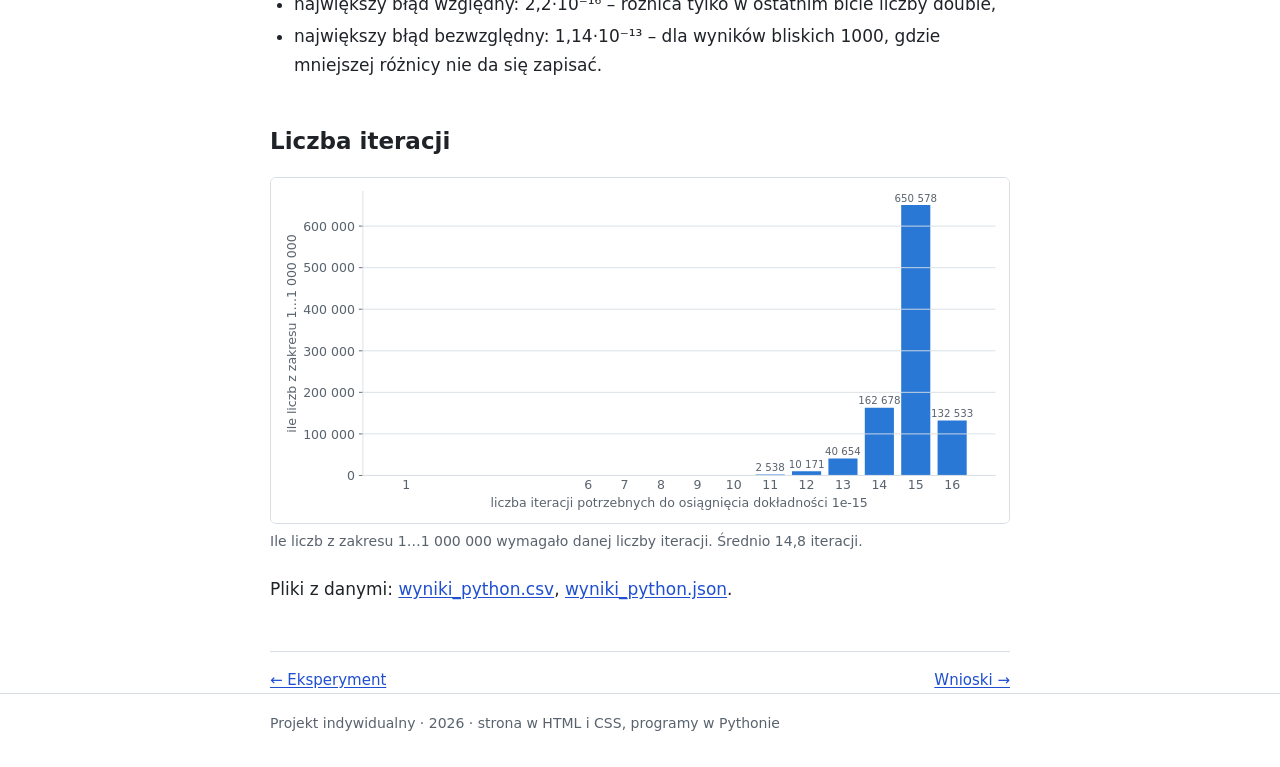
<file: wyniki.html>
<!DOCTYPE html>
<html lang="pl">
<head>
<meta charset="utf-8">
<meta name="viewport" content="width=device-width, initial-scale=1">
<title>Wyniki – pierwiastek kwadratowy</title>
<meta name="description" content="Jak komputer oblicza pierwiastek kwadratowy – metoda babilońska (Herona), inne algorytmy i eksperyment porównujący ją z funkcją sqrt().">
<link rel="stylesheet" href="css/style.css">
</head>
<body>
<header class="site-header">
<div class="wrap">
<p class="site-title"><a href="index.html">√ Pierwiastek kwadratowy</a></p>
<nav aria-label="Menu"><ul class="nav"><li><a href="index.html">Strona główna</a></li><li><a href="historia.html">Historia</a></li><li><a href="matematyka.html">Podstawy matematyczne</a></li><li><a href="metoda-babilonska.html">Metoda babilońska</a></li><li><a href="inne-metody.html">Inne metody</a></li><li><a href="implementacja.html">Implementacja</a></li><li><a href="eksperyment.html">Eksperyment</a></li><li><a href="wyniki.html" aria-current="page">Wyniki</a></li><li><a href="wnioski.html">Wnioski</a></li><li><a href="zrodla.html">Źródła</a></li></ul></nav>
</div>
</header>
<main class="wrap">
<h1>Wyniki</h1>
<p class="lead">Pomiary, dokładność i liczba iteracji.</p>

<h2>Tabela pomiarów</h2>
<div class="table"><table>
<caption>Czas obliczenia pierwiastków liczb 1…1 000 000</caption>
<thead><tr><th>Próba</th><th class="num">sqrt()</th><th class="num">Metoda babilońska</th></tr></thead>
<tbody><tr><td>1</td><td class="num">0,0347 s</td><td class="num">1,0112 s</td></tr><tr><td>2</td><td class="num">0,0337 s</td><td class="num">1,0353 s</td></tr><tr><td>3</td><td class="num">0,0342 s</td><td class="num">1,0255 s</td></tr><tr><td>4</td><td class="num">0,0369 s</td><td class="num">1,0123 s</td></tr><tr><td>5</td><td class="num">0,0348 s</td><td class="num">1,0582 s</td></tr><tr class="total"><td>Średnia</td><td class="num">0,0349 s</td><td class="num">1,0285 s</td></tr></tbody>
</table></div>

<figure class="chart">
<img src="img/wykres_czasy.svg" alt="Wykres słupkowy czasów w pięciu próbach: sqrt około 0,035 s, metoda babilońska około 1,03 s" width="900" height="460">
<figcaption>Czas serii miliona obliczeń w pięciu próbach i średnia.</figcaption>
</figure>

<h2>Analiza</h2>
<div class="table"><table>
<thead><tr><th></th><th class="num">sqrt()</th><th class="num">Metoda babilońska</th></tr></thead>
<tbody>
<tr><td>Najkrótszy czas</td><td class="num">0,0337 s</td><td class="num">1,0112 s</td></tr>
<tr><td>Najdłuższy czas</td><td class="num">0,0369 s</td><td class="num">1,0582 s</td></tr>
<tr><td>Odchylenie standardowe</td><td class="num">0,0012 s</td><td class="num">0,0194 s</td></tr>
<tr><td>Czas na jedną liczbę</td><td class="num">34,9 ns</td><td class="num">1029 ns</td></tr>
</tbody></table></div>
<p>Metoda babilońska była średnio <strong>29,5 razy wolniejsza</strong>. Rozrzut pomiarów wynosi kilka procent, więc różnica między metodami jest wyraźna i powtarzalna.</p>

<h2>Dokładność</h2>
<p>Program porównał wyniki obu metod dla wszystkich miliona liczb:</p>
<ul>
<li>wyniki identyczne co do bitu: 750 888 z 1 000 000 (75,1%),</li>
<li>największy błąd względny: 2,2·10⁻¹⁶ – różnica tylko w ostatnim bicie liczby double,</li>
<li>największy błąd bezwzględny: 1,14·10⁻¹³ – dla wyników bliskich 1000, gdzie mniejszej różnicy nie da się zapisać.</li>
</ul>

<h2>Liczba iteracji</h2>
<figure class="chart">
<img src="img/wykres_iteracje.svg" alt="Histogram liczby iteracji: najczęściej 15 iteracji (650 578 liczb)" width="900" height="420" loading="lazy">
<figcaption>Ile liczb z zakresu 1…1 000 000 wymagało danej liczby iteracji. Średnio 14,8 iteracji.</figcaption>
</figure>
<p>Pliki z danymi: <a href="wyniki/wyniki_python.csv">wyniki_python.csv</a>, <a href="wyniki/wyniki_python.json">wyniki_python.json</a>.</p>

<nav class="pager" aria-label="Kolejne strony"><a class="prev" href="eksperyment.html">← Eksperyment</a><a class="next" href="wnioski.html">Wnioski →</a></nav>
</main>
<footer class="site-footer"><div class="wrap">Projekt indywidualny · 2026 · strona w HTML i CSS, programy w Pythonie</div></footer>
</body>
</html>
</file>
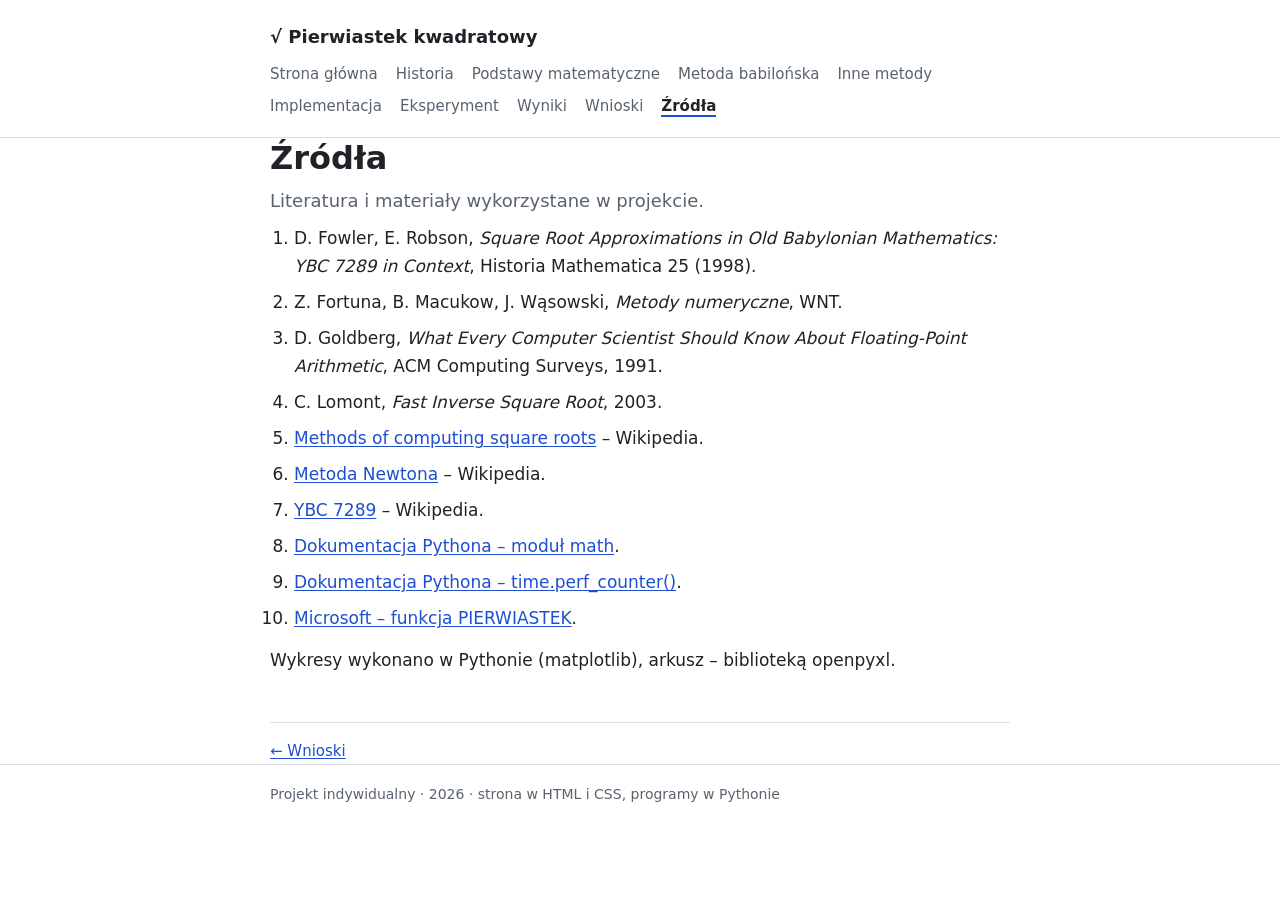
<file: zrodla.html>
<!DOCTYPE html>
<html lang="pl">
<head>
<meta charset="utf-8">
<meta name="viewport" content="width=device-width, initial-scale=1">
<title>Źródła – pierwiastek kwadratowy</title>
<meta name="description" content="Jak komputer oblicza pierwiastek kwadratowy – metoda babilońska (Herona), inne algorytmy i eksperyment porównujący ją z funkcją sqrt().">
<link rel="stylesheet" href="css/style.css">
</head>
<body>
<header class="site-header">
<div class="wrap">
<p class="site-title"><a href="index.html">√ Pierwiastek kwadratowy</a></p>
<nav aria-label="Menu"><ul class="nav"><li><a href="index.html">Strona główna</a></li><li><a href="historia.html">Historia</a></li><li><a href="matematyka.html">Podstawy matematyczne</a></li><li><a href="metoda-babilonska.html">Metoda babilońska</a></li><li><a href="inne-metody.html">Inne metody</a></li><li><a href="implementacja.html">Implementacja</a></li><li><a href="eksperyment.html">Eksperyment</a></li><li><a href="wyniki.html">Wyniki</a></li><li><a href="wnioski.html">Wnioski</a></li><li><a href="zrodla.html" aria-current="page">Źródła</a></li></ul></nav>
</div>
</header>
<main class="wrap">
<h1>Źródła</h1>
<p class="lead">Literatura i materiały wykorzystane w projekcie.</p>

<ol class="sources">
<li>D. Fowler, E. Robson, <em>Square Root Approximations in Old Babylonian Mathematics: YBC 7289 in Context</em>, Historia Mathematica 25 (1998).</li>
<li>Z. Fortuna, B. Macukow, J. Wąsowski, <em>Metody numeryczne</em>, WNT.</li>
<li>D. Goldberg, <em>What Every Computer Scientist Should Know About Floating-Point Arithmetic</em>, ACM Computing Surveys, 1991.</li>
<li>C. Lomont, <em>Fast Inverse Square Root</em>, 2003.</li>
<li><a href="https://en.wikipedia.org/wiki/Methods_of_computing_square_roots">Methods of computing square roots</a> – Wikipedia.</li>
<li><a href="https://pl.wikipedia.org/wiki/Metoda_Newtona">Metoda Newtona</a> – Wikipedia.</li>
<li><a href="https://en.wikipedia.org/wiki/YBC_7289">YBC 7289</a> – Wikipedia.</li>
<li><a href="https://docs.python.org/3/library/math.html">Dokumentacja Pythona – moduł math</a>.</li>
<li><a href="https://docs.python.org/3/library/time.html#time.perf_counter">Dokumentacja Pythona – time.perf_counter()</a>.</li>
<li><a href="https://support.microsoft.com/pl-pl/office/pierwiastek-funkcja-654975c2-05c4-4831-9a24-2c65e4040fdf">Microsoft – funkcja PIERWIASTEK</a>.</li>
</ol>
<p>Wykresy wykonano w Pythonie (matplotlib), arkusz – biblioteką openpyxl.</p>

<nav class="pager" aria-label="Kolejne strony"><a class="prev" href="wnioski.html">← Wnioski</a></nav>
</main>
<footer class="site-footer"><div class="wrap">Projekt indywidualny · 2026 · strona w HTML i CSS, programy w Pythonie</div></footer>
</body>
</html>
</file>
<file: css/style.css>
/* Jak komputer oblicza pierwiastek kwadratowy? – arkusz stylów */

:root {
  --text: #1f2328;
  --muted: #59636e;
  --line: #d8dee4;
  --soft: #f6f8fa;
  --accent: #1f4fd1;
  --font: system-ui, -apple-system, "Segoe UI", Roboto, "Helvetica Neue", Arial, sans-serif;
  --mono: ui-monospace, "SFMono-Regular", "Cascadia Code", Consolas, "Liberation Mono", monospace;
  --math: "Cambria Math", "Times New Roman", Georgia, serif;
}

* { box-sizing: border-box; }

html { -webkit-text-size-adjust: 100%; }

body {
  margin: 0;
  background: #fff;
  color: var(--text);
  font: 17px/1.65 var(--font);
}

.wrap { max-width: 780px; margin: 0 auto; padding: 0 20px; }

a { color: var(--accent); text-underline-offset: 2px; }
a:hover { text-decoration-thickness: 2px; }
:focus-visible { outline: 2px solid var(--accent); outline-offset: 2px; }

img { max-width: 100%; height: auto; display: block; }

/* Nagłówek */

.site-header { border-bottom: 1px solid var(--line); padding: 22px 0 14px; }
.site-title { margin: 0 0 10px; font-size: 18px; font-weight: 700; }
.site-title a { color: var(--text); text-decoration: none; }

.nav { display: flex; flex-wrap: wrap; gap: 4px 18px; margin: 0; padding: 0; list-style: none; font-size: 15px; }
.nav a { color: var(--muted); text-decoration: none; }
.nav a:hover { color: var(--accent); }
.nav a[aria-current="page"] { color: var(--text); font-weight: 600; border-bottom: 2px solid var(--accent); }

/* Treść */

main { padding: 36px 0 56px; }

h1, h2, h3 { line-height: 1.25; margin: 0; }
h1 { font-size: 32px; margin-bottom: 8px; }
h2 { font-size: 23px; margin: 44px 0 12px; padding-top: 4px; }
h3 { font-size: 18px; margin: 28px 0 8px; }

.lead { color: var(--muted); font-size: 18px; margin: 0 0 8px; }

p { margin: 0 0 14px; }
ul, ol { margin: 0 0 14px; padding-left: 24px; }
li { margin-bottom: 4px; }

code {
  font-family: var(--mono); font-size: .88em;
  background: var(--soft); padding: .1em .35em; border-radius: 4px;
}

/* Wzory */

.formula {
  margin: 18px 0; padding: 14px 16px;
  text-align: center; font-family: var(--math); font-size: 21px;
  overflow-x: auto;
}
.formula small { display: block; font-family: var(--font); font-size: 14px; color: var(--muted); margin-top: 4px; }
.m { font-family: var(--math); font-style: italic; }
.frac { display: inline-flex; flex-direction: column; vertical-align: middle; text-align: center; margin: 0 .15em; line-height: 1.15; }
.frac > span:first-child { border-bottom: 1px solid currentColor; padding: 0 .2em; }
.frac > span:last-child { padding: 0 .2em; }

/* Tabele */

.table { margin: 18px 0; overflow-x: auto; }
table { border-collapse: collapse; width: 100%; font-size: 15.5px; }
caption { text-align: left; color: var(--muted); font-size: 14px; padding-bottom: 6px; }
th, td { border: 1px solid var(--line); padding: 7px 12px; text-align: left; vertical-align: top; }
th { background: var(--soft); font-weight: 600; }
td.num, th.num { text-align: right; font-variant-numeric: tabular-nums; white-space: nowrap; }
tr.total td { font-weight: 700; background: var(--soft); }

/* Kod */

pre {
  margin: 16px 0; padding: 14px 16px; overflow-x: auto;
  background: var(--soft); border: 1px solid var(--line); border-radius: 6px;
  font: 14px/1.55 var(--mono);
}
pre code { background: none; padding: 0; font-size: inherit; }
.code-title { margin: 20px 0 -10px; font-size: 14px; color: var(--muted); font-family: var(--mono); }
.tok-k { color: #cf222e; }
.tok-s { color: #0a3069; }
.tok-c { color: #6e7781; font-style: italic; }
.tok-n { color: #0550ae; }
.tok-f { color: #8250df; }

/* Rysunki i uwagi */

figure { margin: 22px 0; }
figure img, figure svg { width: 100%; border: 1px solid var(--line); border-radius: 6px; }
figcaption { font-size: 14px; color: var(--muted); margin-top: 6px; }

.note { margin: 18px 0; padding: 10px 16px; border-left: 3px solid var(--accent); background: var(--soft); }
.note p:last-child { margin-bottom: 0; }

.sources li { margin-bottom: 8px; }

/* Stopka */

.pager { display: flex; justify-content: space-between; gap: 16px; margin-top: 48px; padding-top: 16px; border-top: 1px solid var(--line); font-size: 15px; }
.pager .next { margin-left: auto; text-align: right; }
.site-footer { border-top: 1px solid var(--line); padding: 18px 0 32px; font-size: 14px; color: var(--muted); }

@media (max-width: 600px) {
  body { font-size: 16px; }
  h1 { font-size: 26px; }
  h2 { font-size: 21px; }
  .formula { font-size: 18px; padding: 10px 0; }
  figure.chart { overflow-x: auto; }
  figure.chart img { min-width: 560px; }
}

@media print {
  .site-header .nav, .pager { display: none; }
}
</file>
